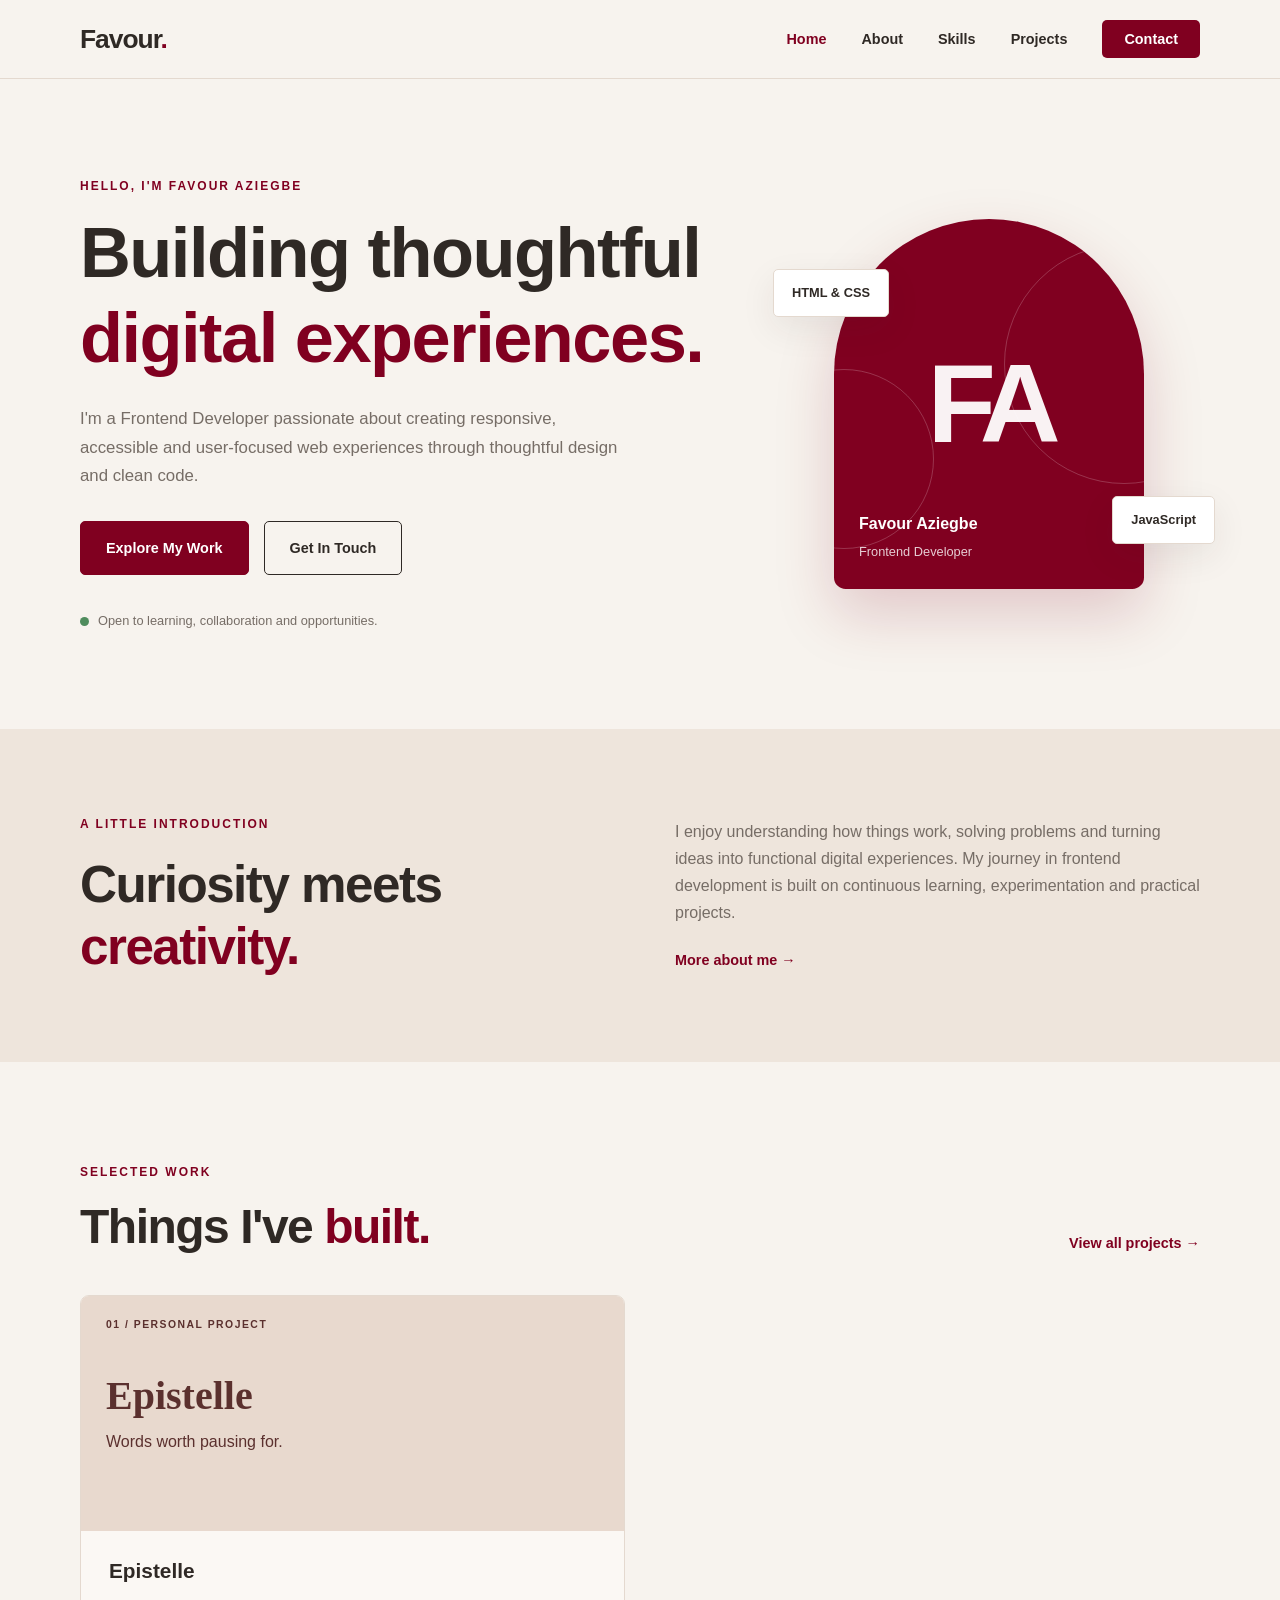
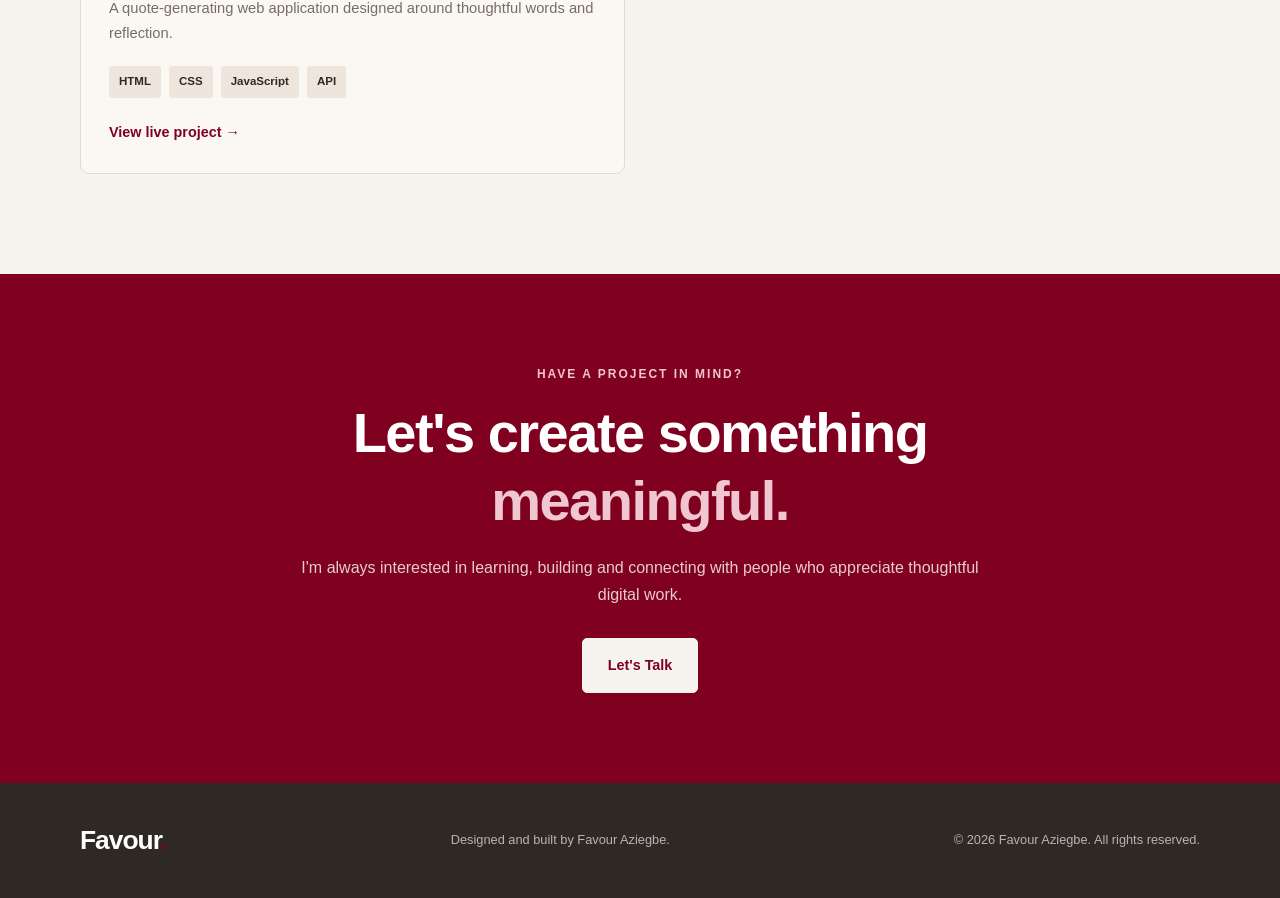
<file: index.html>
<!DOCTYPE html>
<html lang="en">
<head>
    <meta charset="UTF-8">
    <meta name="viewport" content="width=device-width, initial-scale=1.0">
    <meta name="description" content="Favour Aziegbe, Frontend Developer creating thoughtful, responsive and user-focused digital experiences.">
    <title>Favour Aziegbe | Frontend Developer</title>
    <link rel="stylesheet" href="style.css">
    <script src="script.js" defer></script>
</head>

<body>

    <header class="site-header">
        <nav class="navbar container" aria-label="Main navigation">
            <a href="index.html" class="logo">Favour<span>.</span></a>

            <button class="menu-toggle" aria-label="Open navigation menu"
                aria-expanded="false" aria-controls="nav-links">
                <span></span>
                <span></span>
                <span></span>
            </button>

            <ul class="nav-links" id="nav-links">
                <li><a href="index.html" aria-current="page">Home</a></li>
                <li><a href="about.html">About</a></li>
                <li><a href="skills.html">Skills</a></li>
                <li><a href="project.html">Projects</a></li>
                <li><a href="contact.html" class="nav-contact">Contact</a></li>
            </ul>
        </nav>
    </header>

    <main>

        <section class="hero container">
            <div class="hero-content reveal">
                <p class="eyebrow">HELLO, I'M FAVOUR AZIEGBE</p>

                <h1>
                    Building thoughtful
                    <span>digital experiences.</span>
                </h1>

                <p class="hero-description">
                    I'm a Frontend Developer passionate about creating
                    responsive, accessible and user-focused web experiences
                    through thoughtful design and clean code.
                </p>

                <div class="hero-buttons">
                    <a href="project.html" class="btn btn-primary">
                        Explore My Work
                    </a>

                    <a href="contact.html" class="btn btn-secondary">
                        Get In Touch
                    </a>
                </div>

                <div class="hero-note">
                    <span class="status-dot"></span>
                    Open to learning, collaboration and opportunities.
                </div>
            </div>

            <div class="hero-visual reveal">
                <div class="hero-card">
                    <div class="initials">FA</div>
                    <div class="hero-card-bottom">
                        <p>Favour Aziegbe</p>
                        <span>Frontend Developer</span>
                    </div>
                    <div class="decorative-circle circle-one"></div>
                    <div class="decorative-circle circle-two"></div>
                </div>
                <div class="floating-tag tag-one">HTML & CSS</div>
                <div class="floating-tag tag-two">JavaScript</div>
            </div>
        </section>

        <section class="intro-section">
            <div class="container intro-grid reveal">
                <div>
                    <p class="eyebrow">A LITTLE INTRODUCTION</p>
                    <h2>Curiosity meets <span>creativity.</span></h2>
                </div>

                <div>
                    <p>
                        I enjoy understanding how things work, solving problems
                        and turning ideas into functional digital experiences.
                        My journey in frontend development is built on
                        continuous learning, experimentation and practical
                        projects.
                    </p>

                    <a href="about.html" class="text-link">
                        More about me <span>→</span>
                    </a>
                </div>
            </div>
        </section>

        <section class="featured-section section-padding">
            <div class="container">
                <div class="section-heading reveal">
                    <div>
                        <p class="eyebrow">SELECTED WORK</p>
                        <h2>Things I've <span>built.</span></h2>
                    </div>

                    <a href="project.html" class="text-link">
                        View all projects →
                    </a>
                </div>

                <div class="project-grid">

                    <article class="project-card reveal">
                        <div class="project-preview preview-epistelle">
                            <span class="preview-label">01 / PERSONAL PROJECT</span>
                            <h3>Epistelle</h3>
                            <p>Words worth pausing for.</p>
                        </div>

                        <div class="project-info">
                            <div>
                                <h3>Epistelle</h3>
                                <p>
                                    A quote-generating web application designed
                                    around thoughtful words and reflection.
                                </p>
                            </div>

                            <div class="project-tags">
                                <span>HTML</span>
                                <span>CSS</span>
                                <span>JavaScript</span>
                                <span>API</span>
                            </div>

                            <a href="https://epistelle.netlify.app/"
                                target="_blank" rel="noopener noreferrer"
                                class="text-link">
                                View live project →
                            </a>
                        </div>
                    </article>

                   
                             

               
            </div>
        </section>

        <section class="cta-section">
            <div class="container cta-content reveal">
                <p class="eyebrow">HAVE A PROJECT IN MIND?</p>
                <h2>Let's create something <span>meaningful.</span></h2>
                <p>
                    I'm always interested in learning, building and connecting
                    with people who appreciate thoughtful digital work.
                </p>
                <a href="contact.html" class="btn btn-light">
                    Let's Talk
                </a>
            </div>
        </section>

    </main>

    <footer class="site-footer">
        <div class="container footer-content">
            <a href="index.html" class="logo">Favour<span>.</span></a>
            <p>Designed and built by Favour Aziegbe.</p>
            <p class="copyright">
                © <span class="current-year">2026</span> Favour Aziegbe.
                All rights reserved.
            </p>
        </div>
    </footer>

</body>
</html>
</file>
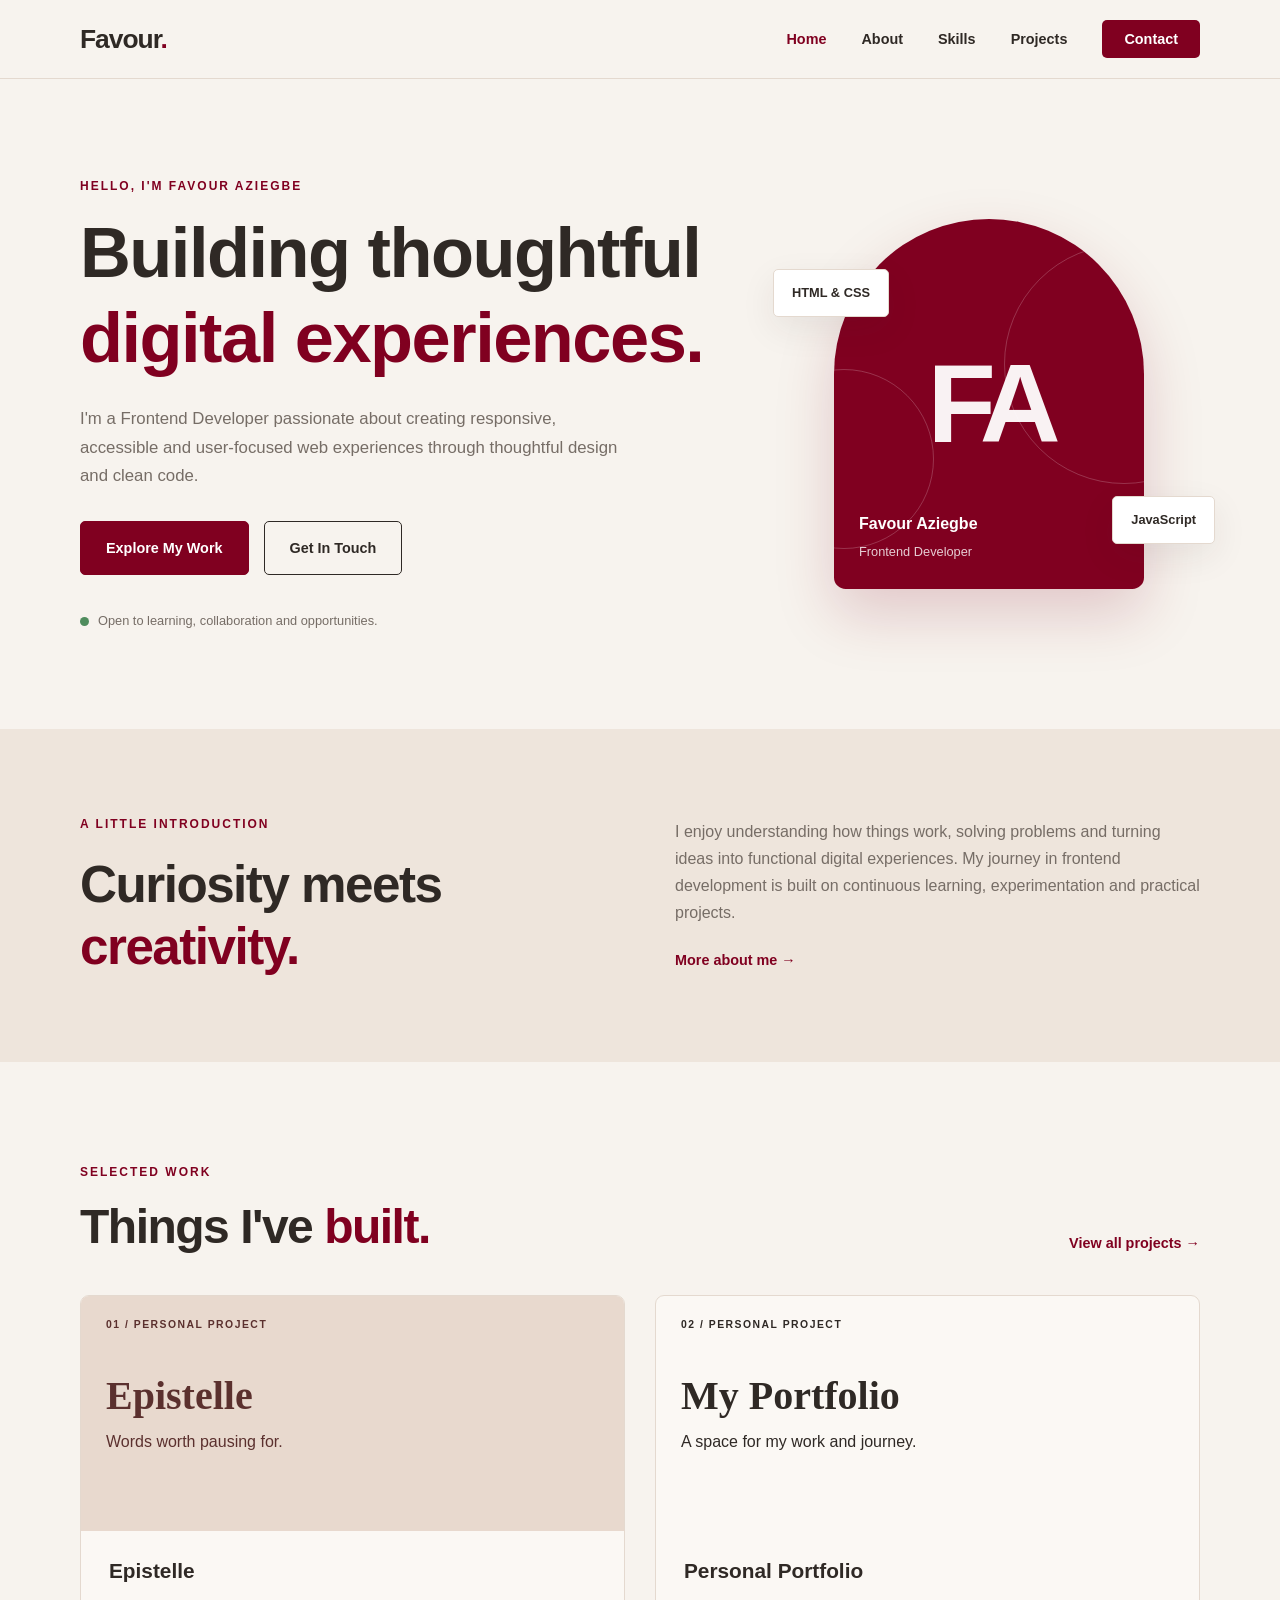
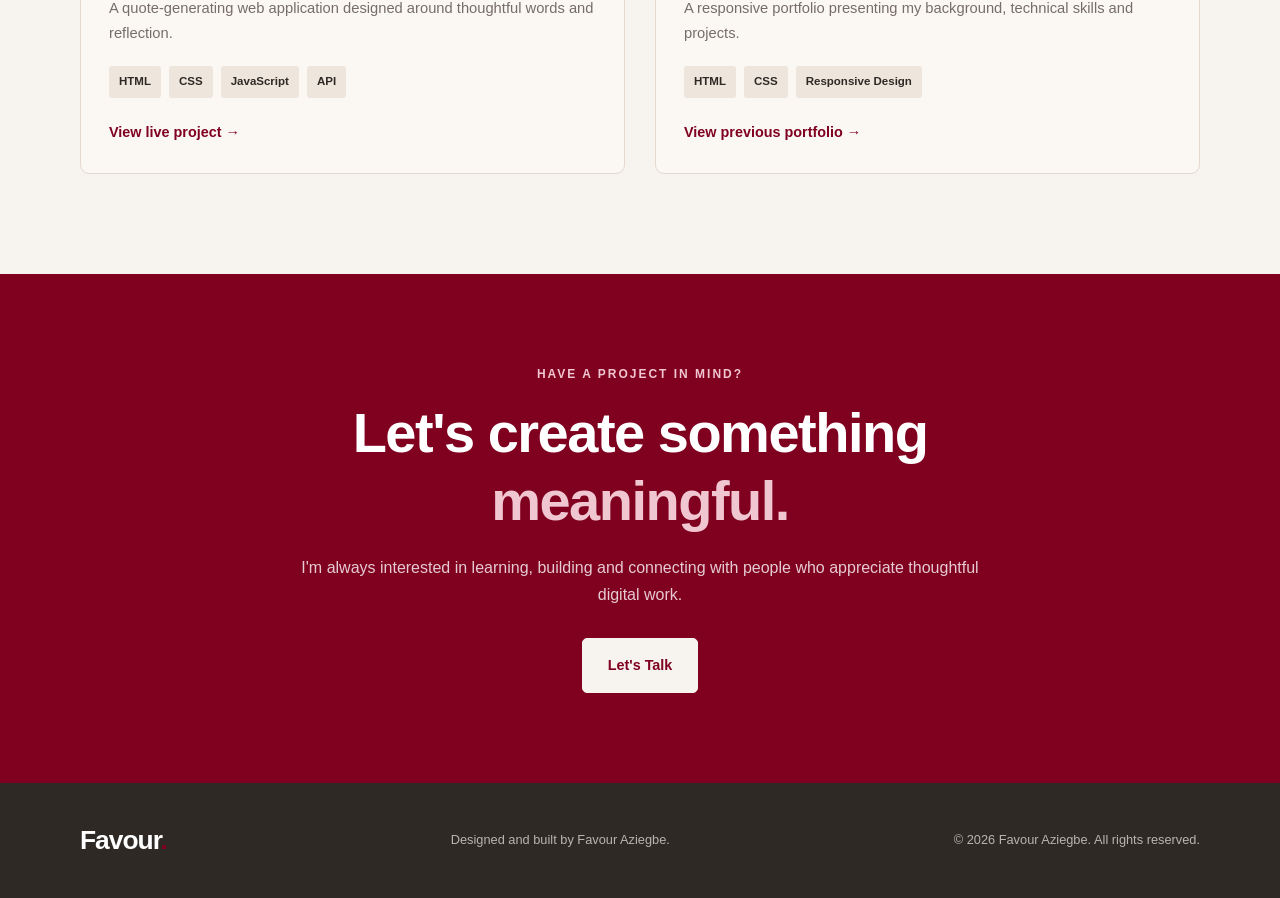
<file: Index.html>
<!DOCTYPE html>
<html lang="en">
<head>
    <meta charset="UTF-8">
    <meta name="viewport" content="width=device-width, initial-scale=1.0">
    <meta name="description" content="Favour Aziegbe, Frontend Developer creating thoughtful, responsive and user-focused digital experiences.">
    <title>Favour Aziegbe | Frontend Developer</title>
    <link rel="stylesheet" href="style.css">
    <script src="script.js" defer></script>
</head>

<body>

    <header class="site-header">
        <nav class="navbar container" aria-label="Main navigation">
            <a href="index.html" class="logo">Favour<span>.</span></a>

            <button class="menu-toggle" aria-label="Open navigation menu"
                aria-expanded="false" aria-controls="nav-links">
                <span></span>
                <span></span>
                <span></span>
            </button>

            <ul class="nav-links" id="nav-links">
                <li><a href="index.html" aria-current="page">Home</a></li>
                <li><a href="about.html">About</a></li>
                <li><a href="skills.html">Skills</a></li>
                <li><a href="project.html">Projects</a></li>
                <li><a href="contact.html" class="nav-contact">Contact</a></li>
            </ul>
        </nav>
    </header>

    <main>

        <section class="hero container">
            <div class="hero-content reveal">
                <p class="eyebrow">HELLO, I'M FAVOUR AZIEGBE</p>

                <h1>
                    Building thoughtful
                    <span>digital experiences.</span>
                </h1>

                <p class="hero-description">
                    I'm a Frontend Developer passionate about creating
                    responsive, accessible and user-focused web experiences
                    through thoughtful design and clean code.
                </p>

                <div class="hero-buttons">
                    <a href="project.html" class="btn btn-primary">
                        Explore My Work
                    </a>

                    <a href="contact.html" class="btn btn-secondary">
                        Get In Touch
                    </a>
                </div>

                <div class="hero-note">
                    <span class="status-dot"></span>
                    Open to learning, collaboration and opportunities.
                </div>
            </div>

            <div class="hero-visual reveal">
                <div class="hero-card">
                    <div class="initials">FA</div>
                    <div class="hero-card-bottom">
                        <p>Favour Aziegbe</p>
                        <span>Frontend Developer</span>
                    </div>
                    <div class="decorative-circle circle-one"></div>
                    <div class="decorative-circle circle-two"></div>
                </div>
                <div class="floating-tag tag-one">HTML & CSS</div>
                <div class="floating-tag tag-two">JavaScript</div>
            </div>
        </section>

        <section class="intro-section">
            <div class="container intro-grid reveal">
                <div>
                    <p class="eyebrow">A LITTLE INTRODUCTION</p>
                    <h2>Curiosity meets <span>creativity.</span></h2>
                </div>

                <div>
                    <p>
                        I enjoy understanding how things work, solving problems
                        and turning ideas into functional digital experiences.
                        My journey in frontend development is built on
                        continuous learning, experimentation and practical
                        projects.
                    </p>

                    <a href="about.html" class="text-link">
                        More about me <span>→</span>
                    </a>
                </div>
            </div>
        </section>

        <section class="featured-section section-padding">
            <div class="container">
                <div class="section-heading reveal">
                    <div>
                        <p class="eyebrow">SELECTED WORK</p>
                        <h2>Things I've <span>built.</span></h2>
                    </div>

                    <a href="projects.html" class="text-link">
                        View all projects →
                    </a>
                </div>

                <div class="project-grid">

                    <article class="project-card reveal">
                        <div class="project-preview preview-epistelle">
                            <span class="preview-label">01 / PERSONAL PROJECT</span>
                            <h3>Epistelle</h3>
                            <p>Words worth pausing for.</p>
                        </div>

                        <div class="project-info">
                            <div>
                                <h3>Epistelle</h3>
                                <p>
                                    A quote-generating web application designed
                                    around thoughtful words and reflection.
                                </p>
                            </div>

                            <div class="project-tags">
                                <span>HTML</span>
                                <span>CSS</span>
                                <span>JavaScript</span>
                                <span>API</span>
                            </div>

                            <a href="https://epistelle.netlify.app/"
                                target="_blank" rel="noopener noreferrer"
                                class="text-link">
                                View live project →
                            </a>
                        </div>
                    </article>

                    <article class="project-card reveal">
                        <div class="project-preview preview-portfolio">
                            <span class="preview-label">02 / PERSONAL PROJECT</span>
                            <h3>My Portfolio</h3>
                            <p>A space for my work and journey.</p>
                        </div>

                        <div class="project-info">
                            <div>
                                <h3>Personal Portfolio</h3>
                                <p>
                                    A responsive portfolio presenting my
                                    background, technical skills and projects.
                                </p>
                            </div>

                            <div class="project-tags">
                                <span>HTML</span>
                                <span>CSS</span>
                                <span>Responsive Design</span>
                            </div>

                            <a href="https://favour-portfolio3cd43d.netlify.app/"
                                target="_blank" rel="noopener noreferrer"
                                class="text-link">
                                View previous portfolio →
                            </a>
                        </div>
                    </article>

                </div>
            </div>
        </section>

        <section class="cta-section">
            <div class="container cta-content reveal">
                <p class="eyebrow">HAVE A PROJECT IN MIND?</p>
                <h2>Let's create something <span>meaningful.</span></h2>
                <p>
                    I'm always interested in learning, building and connecting
                    with people who appreciate thoughtful digital work.
                </p>
                <a href="contact.html" class="btn btn-light">
                    Let's Talk
                </a>
            </div>
        </section>

    </main>

    <footer class="site-footer">
        <div class="container footer-content">
            <a href="index.html" class="logo">Favour<span>.</span></a>
            <p>Designed and built by Favour Aziegbe.</p>
            <p class="copyright">
                © <span class="current-year">2026</span> Favour Aziegbe.
                All rights reserved.
            </p>
        </div>
    </footer>

</body>
</html>
</file>
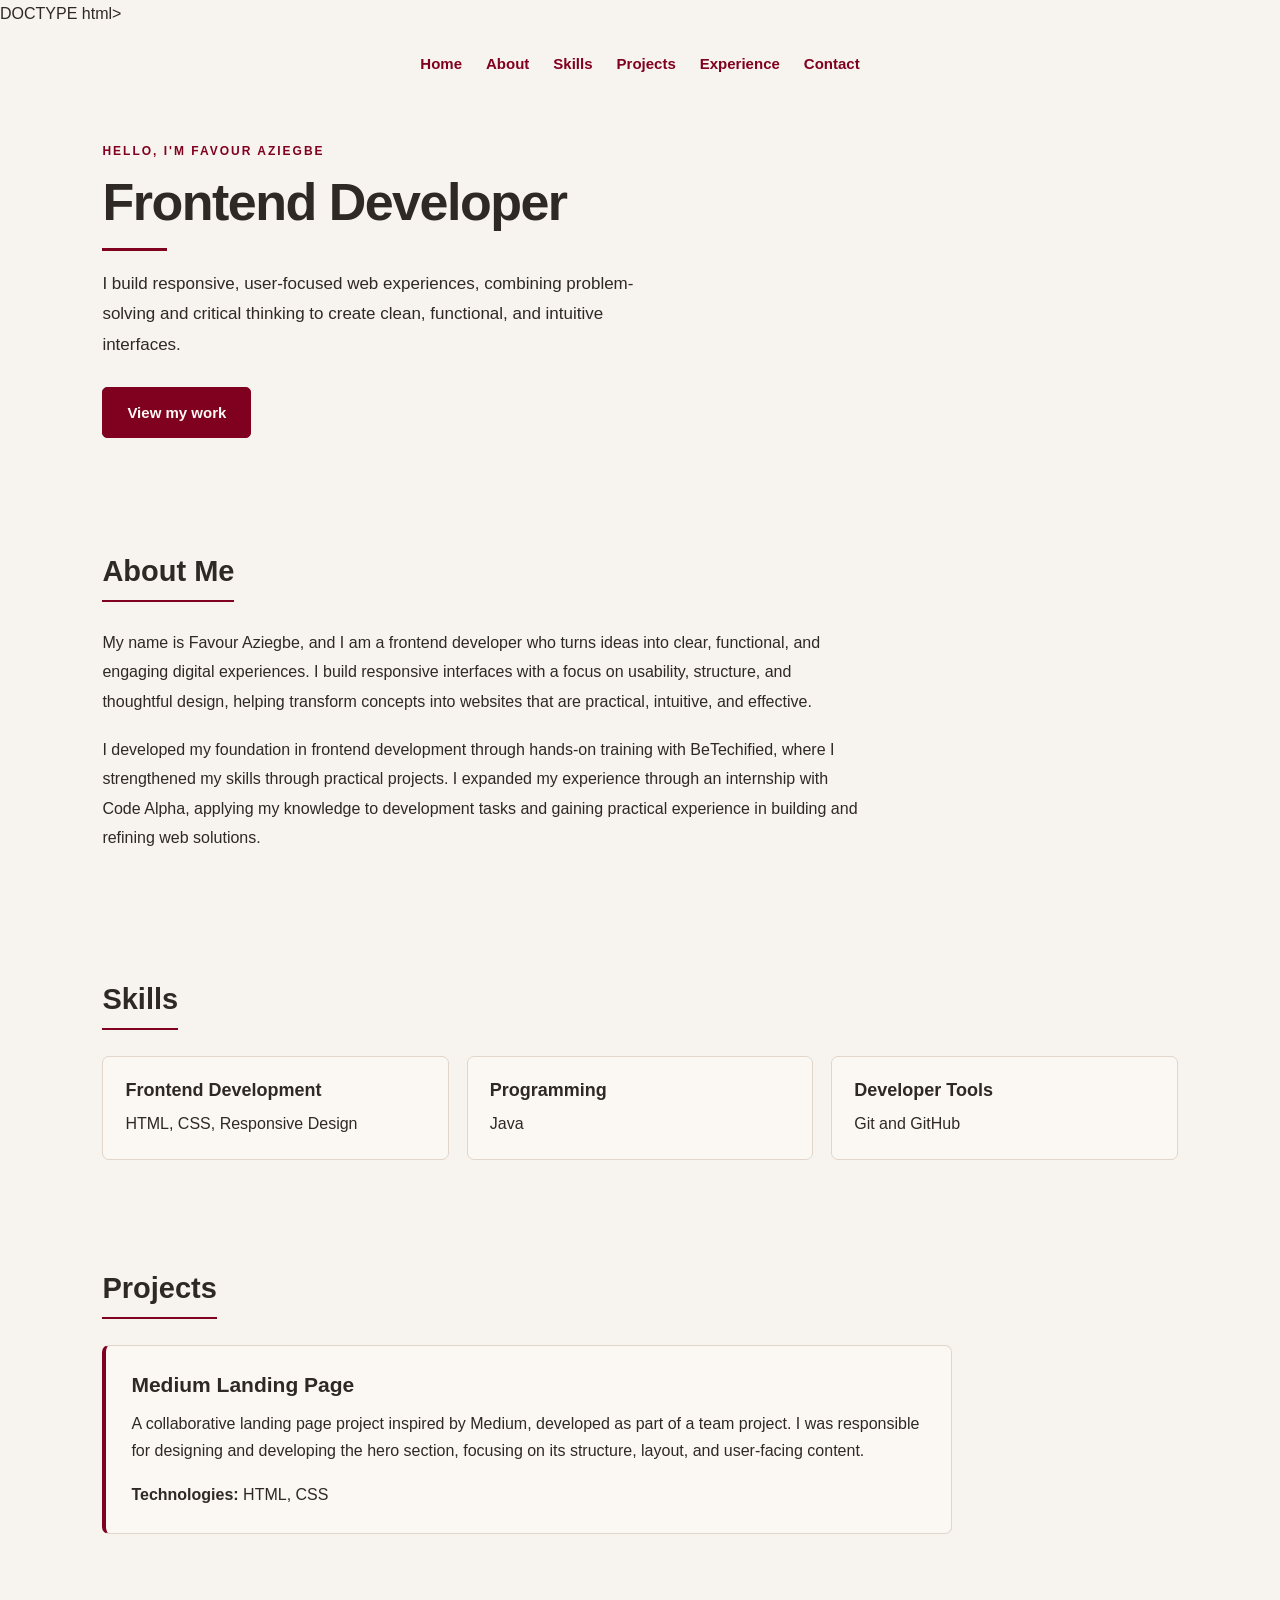
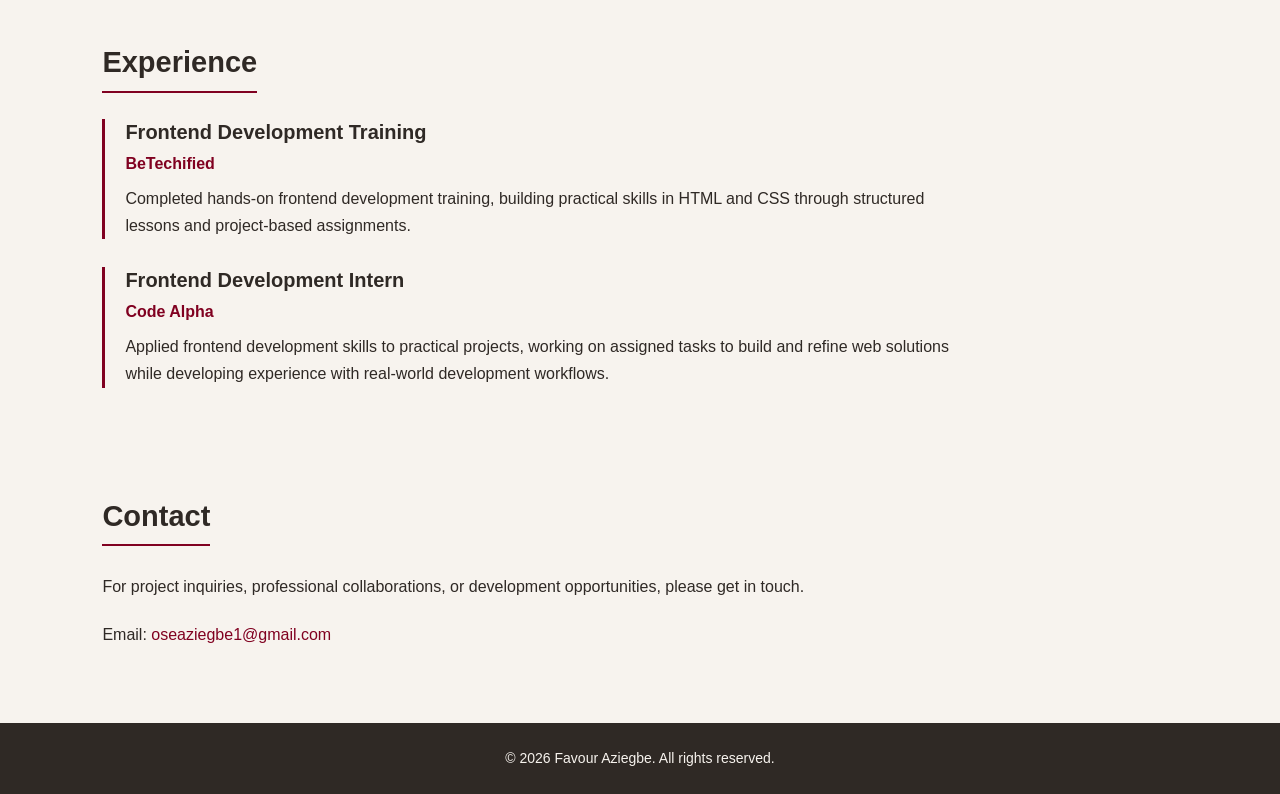
<file: Backup portfolio/Index.html>
DOCTYPE html>
<html lang="en">
<head>
  <meta charset="utf-8">
  <meta name="viewport" content="width=device-width, initial-scale=1.0">
  <meta name="description" content="Portfolio of Favour Aziegbe, Frontend Developer.">
  <title>Favour Aziegbe | Frontend Developer</title>
  <link rel="stylesheet" href="Style.css">
</head>
<body>
  <nav aria-label="Main navigation">
    <a href="#home">Home</a><a href="#about">About</a><a href="#skills">Skills</a>
    <a href="#projects">Projects</a><a href="#experience">Experience</a><a href="#contact">Contact</a>
  </nav>
  <main>
    <section id="home">
      <div class="home-content">
        <p class="eyebrow">HELLO, I'M FAVOUR AZIEGBE</p>
        <h1>Frontend Developer</h1>
        <p class="hero-description">I build responsive, user-focused web experiences, combining problem-solving and critical thinking to create clean, functional, and intuitive interfaces.</p>
        <a href="#projects" class="btn">View my work</a>
      </div>
    </section>
    <section id="about">
      <h2>About Me</h2>
      <p>My name is Favour Aziegbe, and I am a frontend developer who turns ideas into clear, functional, and engaging digital experiences. I build responsive interfaces with a focus on usability, structure, and thoughtful design, helping transform concepts into websites that are practical, intuitive, and effective.</p>
      <p>I developed my foundation in frontend development through hands-on training with BeTechified, where I strengthened my skills through practical projects. I expanded my experience through an internship with Code Alpha, applying my knowledge to development tasks and gaining practical experience in building and refining web solutions.</p>
    </section>
    <section id="skills">
      <h2>Skills</h2>
      <div class="skills-grid">
        <article class="skill-card"><h3>Frontend Development</h3><p>HTML, CSS, Responsive Design</p></article>
        <article class="skill-card"><h3>Programming</h3><p>Java</p></article>
        <article class="skill-card"><h3>Developer Tools</h3><p>Git and GitHub</p></article>
      </div>
    </section>
    <section id="projects">
      <h2>Projects</h2>
      <article class="project-card">
        <h3>Medium Landing Page</h3>
        <p>A collaborative landing page project inspired by Medium, developed as part of a team project. I was responsible for designing and developing the hero section, focusing on its structure, layout, and user-facing content.</p>
        <p><strong>Technologies:</strong> HTML, CSS</p>
      </article>
    </section>
    <section id="experience">
      <h2>Experience</h2>
      <article class="experience-item">
        <h3>Frontend Development Training</h3><p class="experience-place"><strong>BeTechified</strong></p>
        <p>Completed hands-on frontend development training, building practical skills in HTML and CSS through structured lessons and project-based assignments.</p>
      </article>
      <article class="experience-item">
        <h3>Frontend Development Intern</h3><p class="experience-place"><strong>Code Alpha</strong></p>
        <p>Applied frontend development skills to practical projects, working on assigned tasks to build and refine web solutions while developing experience with real-world development workflows.</p>
      </article>
    </section>
    <section id="contact">
      <h2>Contact</h2>
      <p>For project inquiries, professional collaborations, or development opportunities, please get in touch.</p>
      <p>Email: <a href="mailto:oseaziegbe1@gmail.com">oseaziegbe1@gmail.com</a></p>
    </section>
  </main>
  <footer><p>&copy; 2026 Favour Aziegbe. All rights reserved.</p></footer>
</body>
</html>
</file>
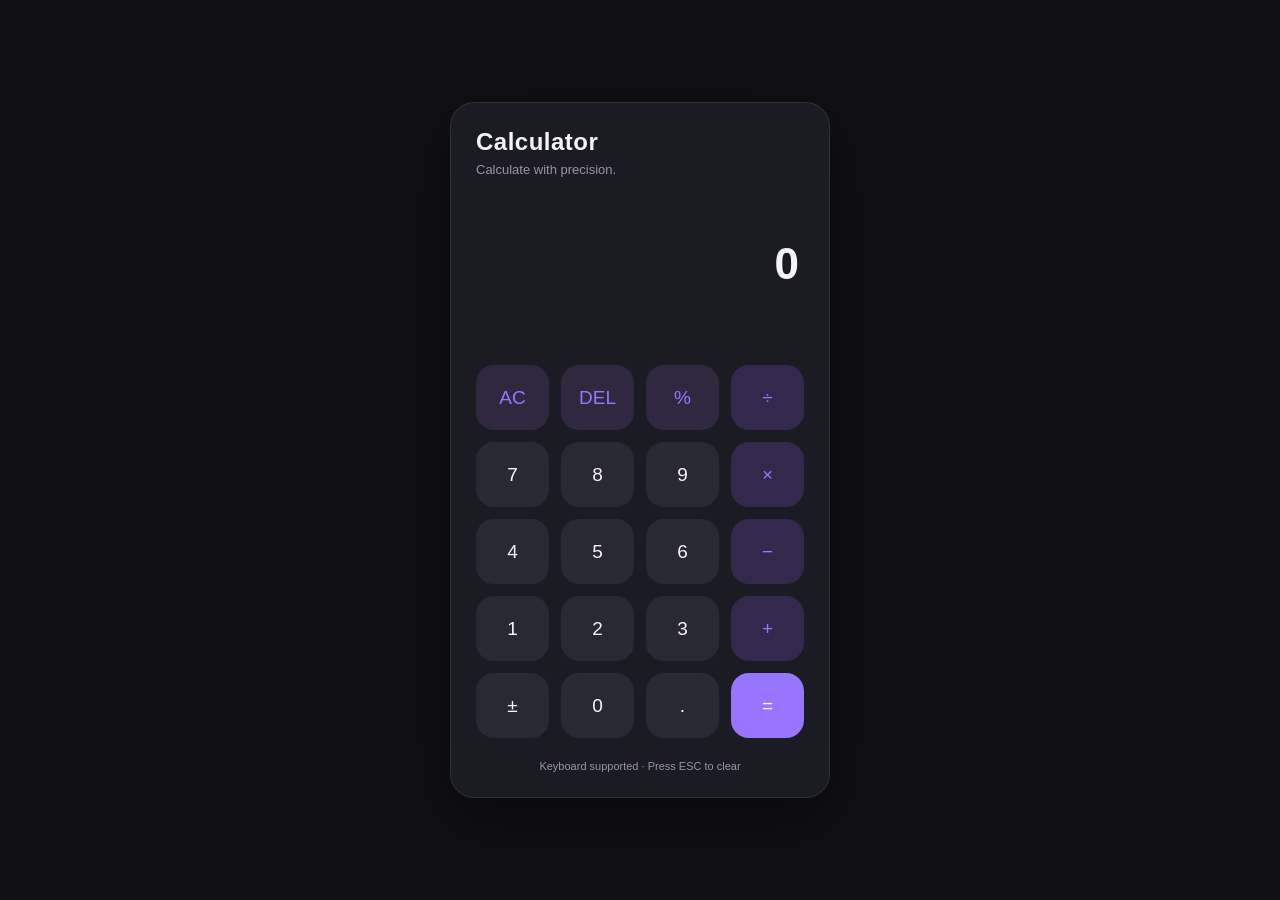
<file: calculator/index.html>
<!DOCTYPE html>
<html lang="en">
<head>
    <meta charset="UTF-8">
    <meta name="viewport" content="width=device-width, initial-scale=1.0">
    <meta name="description" content="A modern, responsive calculator built by Favour Aziegbe.">
    <meta name="theme-color" content="#101014">

    <title>Calculator | Favour Aziegbe</title>

    <link rel="stylesheet" href="style.css">
    <script src="script.js" defer></script>
</head>

<body>

    <main class="calculator">

        <!-- HEADER -->
        <header class="calculator-header">
            <h1>Calculator</h1>
            <p>Calculate with precision.</p>
        </header>

        <!-- DISPLAY -->
        <section class="display" aria-label="Calculator display">

            <div
                class="previous-operand"
                id="previous-operand"
                aria-live="polite">
            </div>

            <div
                class="current-operand"
                id="current-operand"
                aria-live="assertive">
                0
            </div>

            <div
                class="live-preview"
                id="live-preview"
                aria-live="polite">
            </div>

        </section>

        <!-- CALCULATOR BUTTONS -->
        <section class="buttons" aria-label="Calculator buttons">

            <button type="button" class="utility" data-action="clear">AC</button>
            <button type="button" class="utility" data-action="delete">DEL</button>
            <button type="button" class="utility" data-action="percent">%</button>
            <button type="button" class="operator" data-operator="/">÷</button>

            <button type="button" data-number="7">7</button>
            <button type="button" data-number="8">8</button>
            <button type="button" data-number="9">9</button>
            <button type="button" class="operator" data-operator="*">×</button>

            <button type="button" data-number="4">4</button>
            <button type="button" data-number="5">5</button>
            <button type="button" data-number="6">6</button>
            <button type="button" class="operator" data-operator="-">−</button>

            <button type="button" data-number="1">1</button>
            <button type="button" data-number="2">2</button>
            <button type="button" data-number="3">3</button>
            <button type="button" class="operator" data-operator="+">+</button>

            <button type="button" data-action="sign">±</button>
            <button type="button" data-number="0">0</button>
            <button type="button" data-action="decimal">.</button>
            <button type="button" class="equals" data-action="calculate">=</button>

        </section>

        <!-- KEYBOARD INSTRUCTIONS -->
        <footer class="calculator-footer">
            <p>Keyboard supported · Press ESC to clear</p>
        </footer>

    </main>

</body>
</html>
</file>
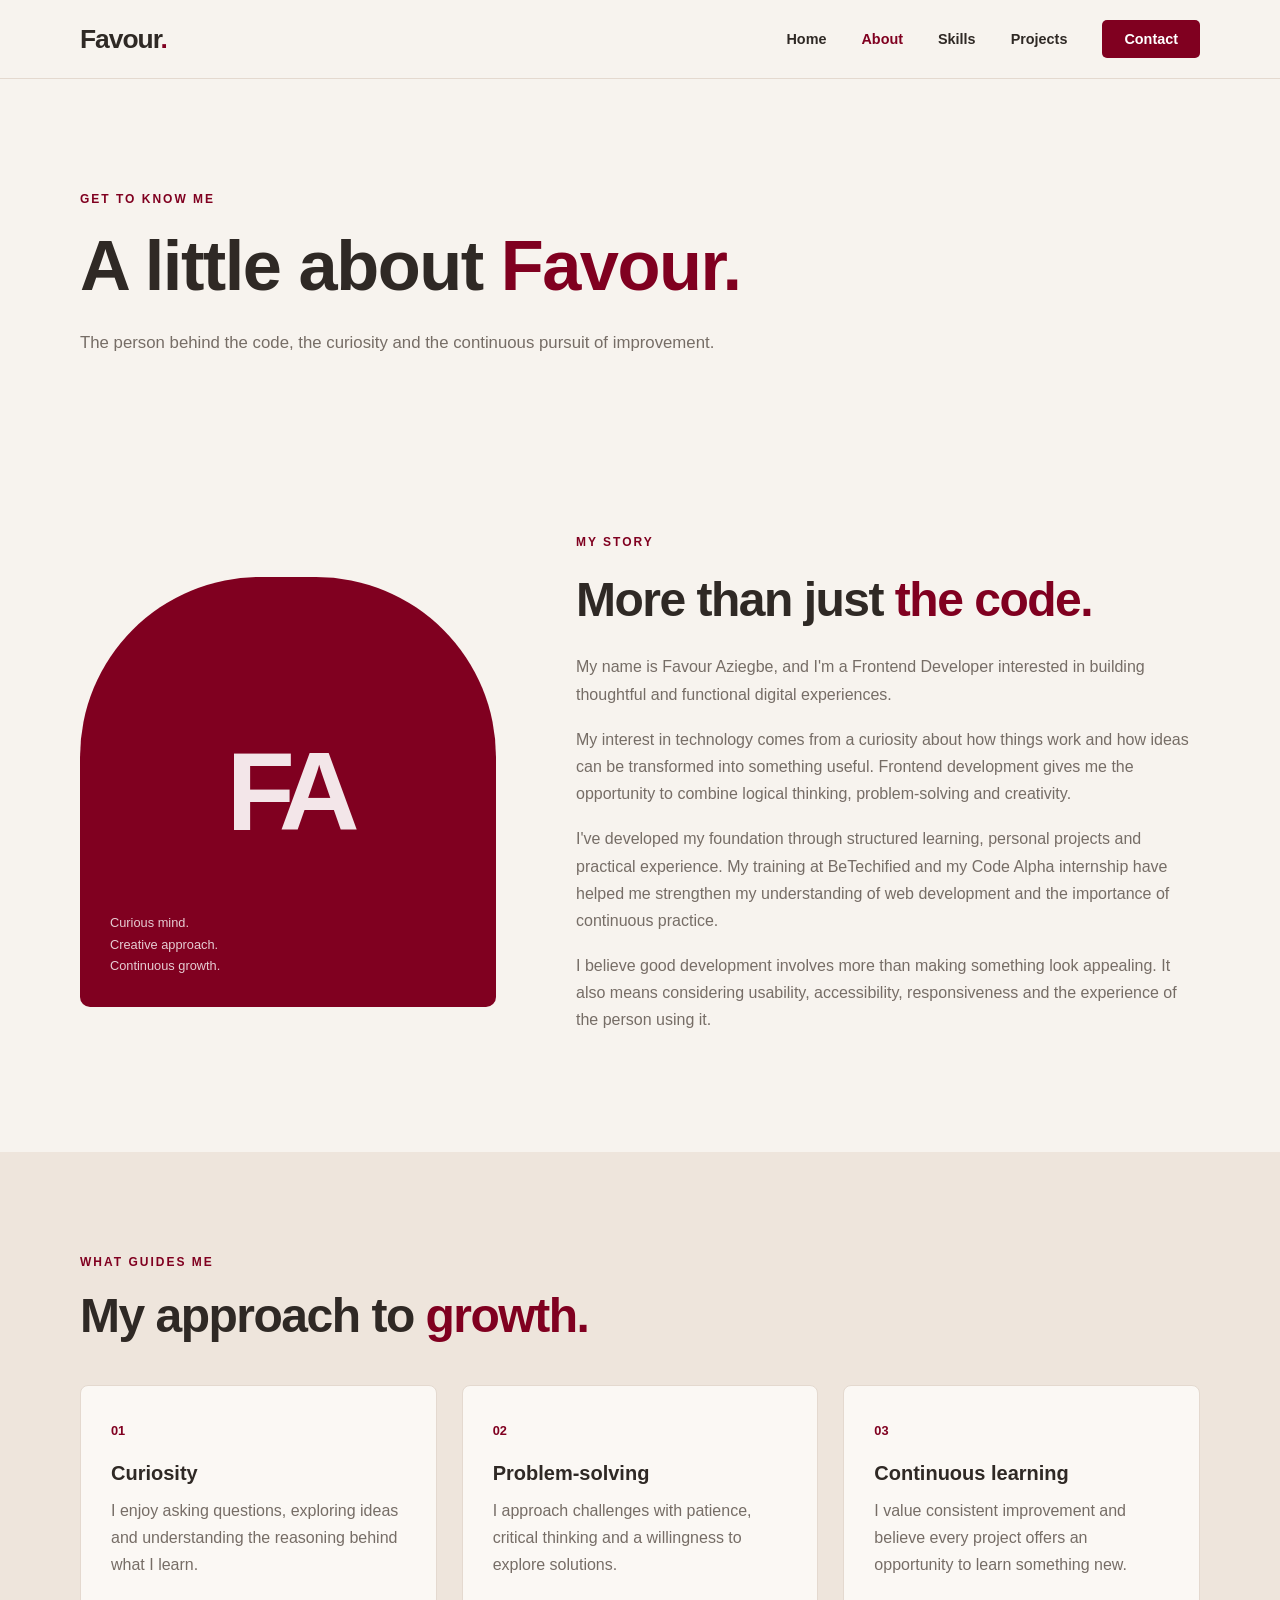
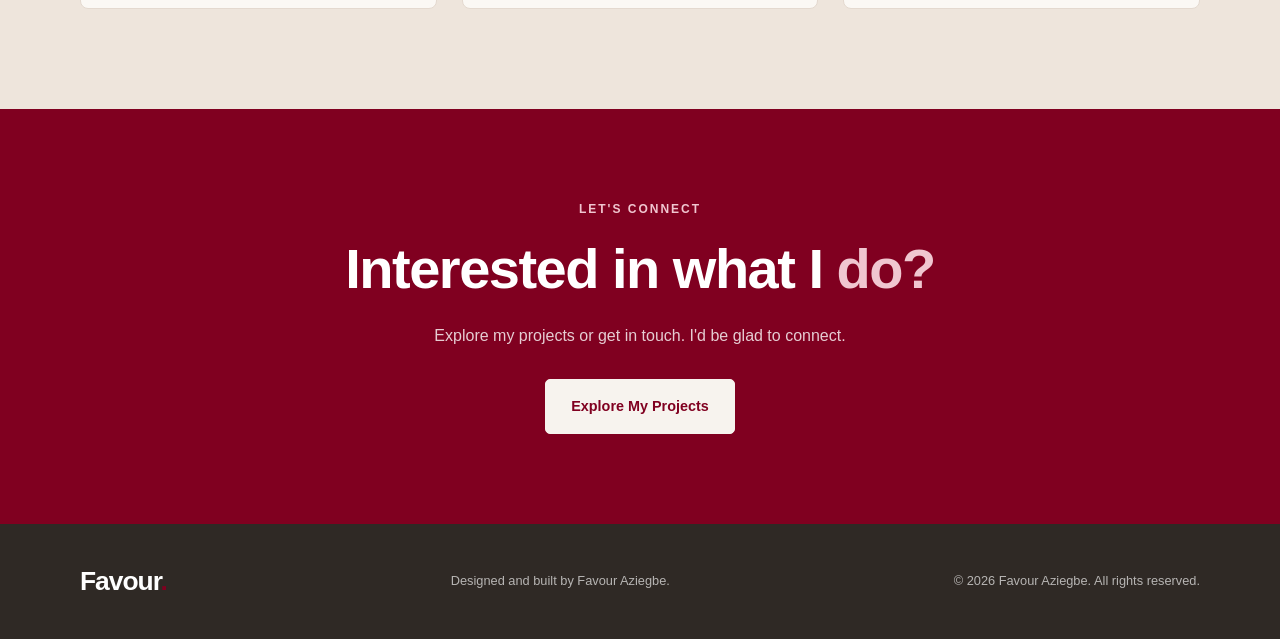
<file: about.html>
<!DOCTYPE html>
<html lang="en">
<head>
    <meta charset="UTF-8">
    <meta name="viewport" content="width=device-width, initial-scale=1.0">
    <meta name="description" content="Learn more about Favour Aziegbe, her background, interests and journey in frontend development.">
    <title>About | Favour Aziegbe</title>
    <link rel="stylesheet" href="style.css">
    <script src="script.js" defer></script>
</head>

<body>

    <header class="site-header">
        <nav class="navbar container" aria-label="Main navigation">
            <a href="index.html" class="logo">Favour<span>.</span></a>

            <button class="menu-toggle" aria-label="Open navigation menu"
                aria-expanded="false" aria-controls="nav-links">
                <span></span>
                <span></span>
                <span></span>
            </button>

            <ul class="nav-links" id="nav-links">
                <li><a href="index.html">Home</a></li>
                <li><a href="about.html" aria-current="page">About</a></li>
                <li><a href="skills.html">Skills</a></li>
                <li><a href="projects.html">Projects</a></li>
                <li><a href="contact.html" class="nav-contact">Contact</a></li>
            </ul>
        </nav>
    </header>

    <main>

        <section class="page-hero container reveal">
            <p class="eyebrow">GET TO KNOW ME</p>
            <h1>A little about <span>Favour.</span></h1>
            <p>
                The person behind the code, the curiosity and the continuous
                pursuit of improvement.
            </p>
        </section>

        <section class="about-main section-padding">
            <div class="container about-grid">

                <div class="about-art reveal">
                    <div class="about-monogram">FA</div>
                    <div class="about-art-caption">
                        <span>Curious mind.</span>
                        <span>Creative approach.</span>
                        <span>Continuous growth.</span>
                    </div>
                </div>

                <div class="about-copy reveal">
                    <p class="eyebrow">MY STORY</p>
                    <h2>More than just <span>the code.</span></h2>

                    <p>
                        My name is Favour Aziegbe, and I'm a Frontend Developer
                        interested in building thoughtful and functional
                        digital experiences.
                    </p>

                    <p>
                        My interest in technology comes from a curiosity about
                        how things work and how ideas can be transformed into
                        something useful. Frontend development gives me the
                        opportunity to combine logical thinking,
                        problem-solving and creativity.
                    </p>

                    <p>
                        I've developed my foundation through structured
                        learning, personal projects and practical experience.
                        My training at BeTechified and my Code Alpha internship
                        have helped me strengthen my understanding of web
                        development and the importance of continuous practice.
                    </p>

                    <p>
                        I believe good development involves more than making
                        something look appealing. It also means considering
                        usability, accessibility, responsiveness and the
                        experience of the person using it.
                    </p>
                </div>

            </div>
        </section>

        <section class="values-section section-padding">
            <div class="container">
                <div class="section-heading reveal">
                    <div>
                        <p class="eyebrow">WHAT GUIDES ME</p>
                        <h2>My approach to <span>growth.</span></h2>
                    </div>
                </div>

                <div class="values-grid">

                    <article class="value-card reveal">
                        <span class="value-number">01</span>
                        <h3>Curiosity</h3>
                        <p>
                            I enjoy asking questions, exploring ideas and
                            understanding the reasoning behind what I learn.
                        </p>
                    </article>

                    <article class="value-card reveal">
                        <span class="value-number">02</span>
                        <h3>Problem-solving</h3>
                        <p>
                            I approach challenges with patience, critical
                            thinking and a willingness to explore solutions.
                        </p>
                    </article>

                    <article class="value-card reveal">
                        <span class="value-number">03</span>
                        <h3>Continuous learning</h3>
                        <p>
                            I value consistent improvement and believe every
                            project offers an opportunity to learn something
                            new.
                        </p>
                    </article>

                </div>
            </div>
        </section>

        <section class="cta-section">
            <div class="container cta-content reveal">
                <p class="eyebrow">LET'S CONNECT</p>
                <h2>Interested in what I <span>do?</span></h2>
                <p>
                    Explore my projects or get in touch. I'd be glad to connect.
                </p>
                <a href="projects.html" class="btn btn-light">
                    Explore My Projects
                </a>
            </div>
        </section>

    </main>

    <footer class="site-footer">
        <div class="container footer-content">
            <a href="index.html" class="logo">Favour<span>.</span></a>
            <p>Designed and built by Favour Aziegbe.</p>
            <p class="copyright">
                © <span class="current-year">2026</span> Favour Aziegbe.
                All rights reserved.
            </p>
        </div>
    </footer>

</body>
</html>
</file>
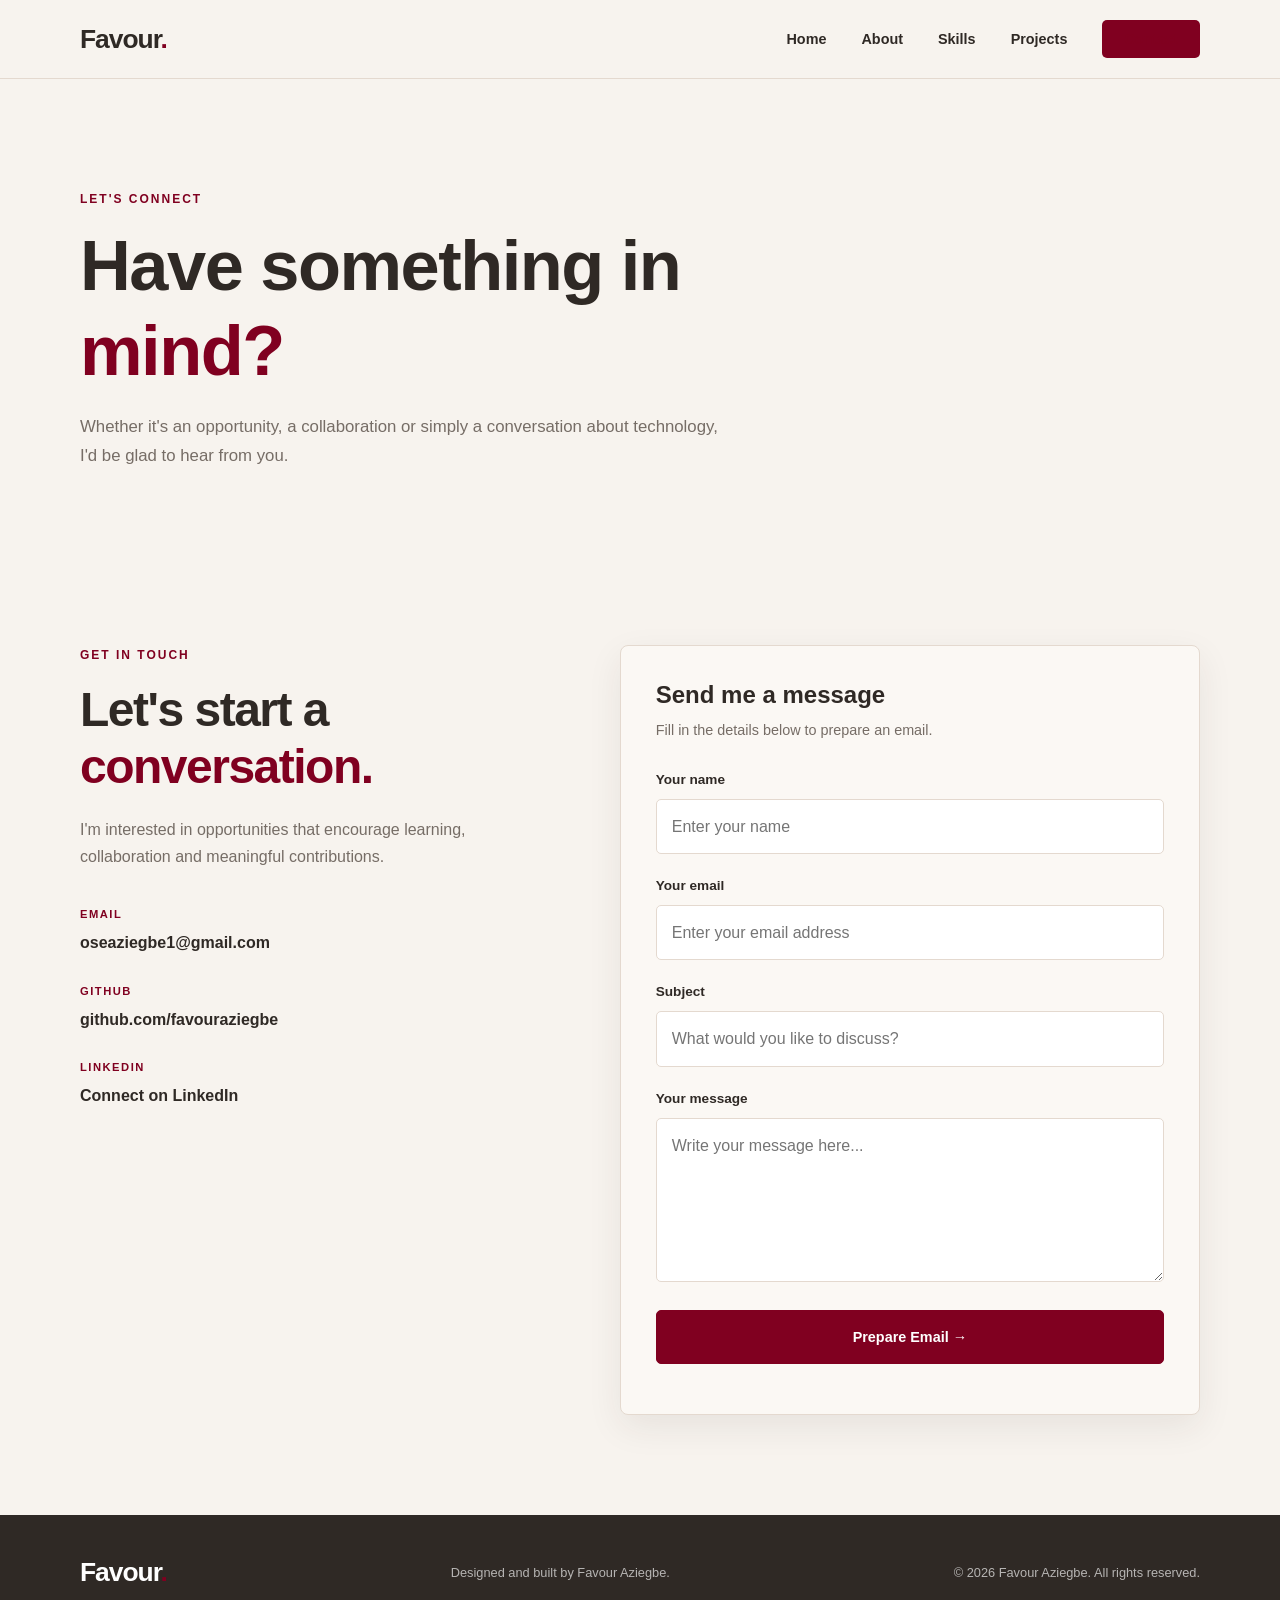
<file: contact.html>
<!DOCTYPE html>
<html lang="en">
<head>
    <meta charset="UTF-8">
    <meta name="viewport" content="width=device-width, initial-scale=1.0">
    <meta name="description" content="Contact Favour Aziegbe for frontend development opportunities, collaboration and professional enquiries.">
    <title>Contact | Favour Aziegbe</title>
    <link rel="stylesheet" href="style.css">
    <script src="script.js" defer></script>
</head>

<body>

    <header class="site-header">
        <nav class="navbar container" aria-label="Main navigation">
            <a href="index.html" class="logo">Favour<span>.</span></a>

            <button class="menu-toggle" aria-label="Open navigation menu"
                aria-expanded="false" aria-controls="nav-links">
                <span></span>
                <span></span>
                <span></span>
            </button>

            <ul class="nav-links" id="nav-links">
                <li><a href="index.html">Home</a></li>
                <li><a href="about.html">About</a></li>
                <li><a href="skills.html">Skills</a></li>
                <li><a href="projects.html">Projects</a></li>
                <li><a href="contact.html" class="nav-contact"
                    aria-current="page">Contact</a></li>
            </ul>
        </nav>
    </header>

    <main>

        <section class="page-hero container reveal">
            <p class="eyebrow">LET'S CONNECT</p>
            <h1>Have something in <span>mind?</span></h1>
            <p>
                Whether it's an opportunity, a collaboration or simply a
                conversation about technology, I'd be glad to hear from you.
            </p>
        </section>

        <section class="contact-section section-padding">
            <div class="container contact-grid">

                <div class="contact-details reveal">
                    <p class="eyebrow">GET IN TOUCH</p>
                    <h2>Let's start a <span>conversation.</span></h2>

                    <p>
                        I'm interested in opportunities that encourage learning,
                        collaboration and meaningful contributions.
                    </p>

                    <div class="contact-item">
                        <span class="contact-label">EMAIL</span>
                        <a href="mailto:oseaziegbe1@gmail.com">
                            oseaziegbe1@gmail.com
                        </a>
                    </div>

                    <div class="contact-item">
                        <span class="contact-label">GITHUB</span>
                        <a href="https://github.com/favouraziegbe"
                            target="_blank" rel="noopener noreferrer">
                            github.com/favouraziegbe
                        </a>
                    </div>

                    <div class="contact-item">
                        <span class="contact-label">LINKEDIN</span>
                        <a href="https://www.linkedin.com/"
                            target="_blank" rel="noopener noreferrer">
                            Connect on LinkedIn
                        </a>
                    </div>
                </div>

                <div class="contact-form-card reveal">
                    <h3>Send me a message</h3>
                    <p class="form-intro">
                        Fill in the details below to prepare an email.
                    </p>

                    <form id="contact-form">

                        <div class="form-group">
                            <label for="name">Your name</label>
                            <input type="text" id="name" name="name"
                                placeholder="Enter your name" required>
                        </div>

                        <div class="form-group">
                            <label for="email">Your email</label>
                            <input type="email" id="email" name="email"
                                placeholder="Enter your email address" required>
                        </div>

                        <div class="form-group">
                            <label for="subject">Subject</label>
                            <input type="text" id="subject" name="subject"
                                placeholder="What would you like to discuss?"
                                required>
                        </div>

                        <div class="form-group">
                            <label for="message">Your message</label>
                            <textarea id="message" name="message" rows="5"
                                placeholder="Write your message here..."
                                required></textarea>
                        </div>

                        <button type="submit" class="btn btn-primary form-button">
                            Prepare Email →
                        </button>

                        <p id="form-status" class="form-status"
                            aria-live="polite"></p>

                    </form>
                </div>

            </div>
        </section>

    </main>

    <footer class="site-footer">
        <div class="container footer-content">
            <a href="index.html" class="logo">Favour<span>.</span></a>
            <p>Designed and built by Favour Aziegbe.</p>
            <p class="copyright">
                © <span class="current-year">2026</span> Favour Aziegbe.
                All rights reserved.
            </p>
        </div>
    </footer>

</body>
</html>
</file>
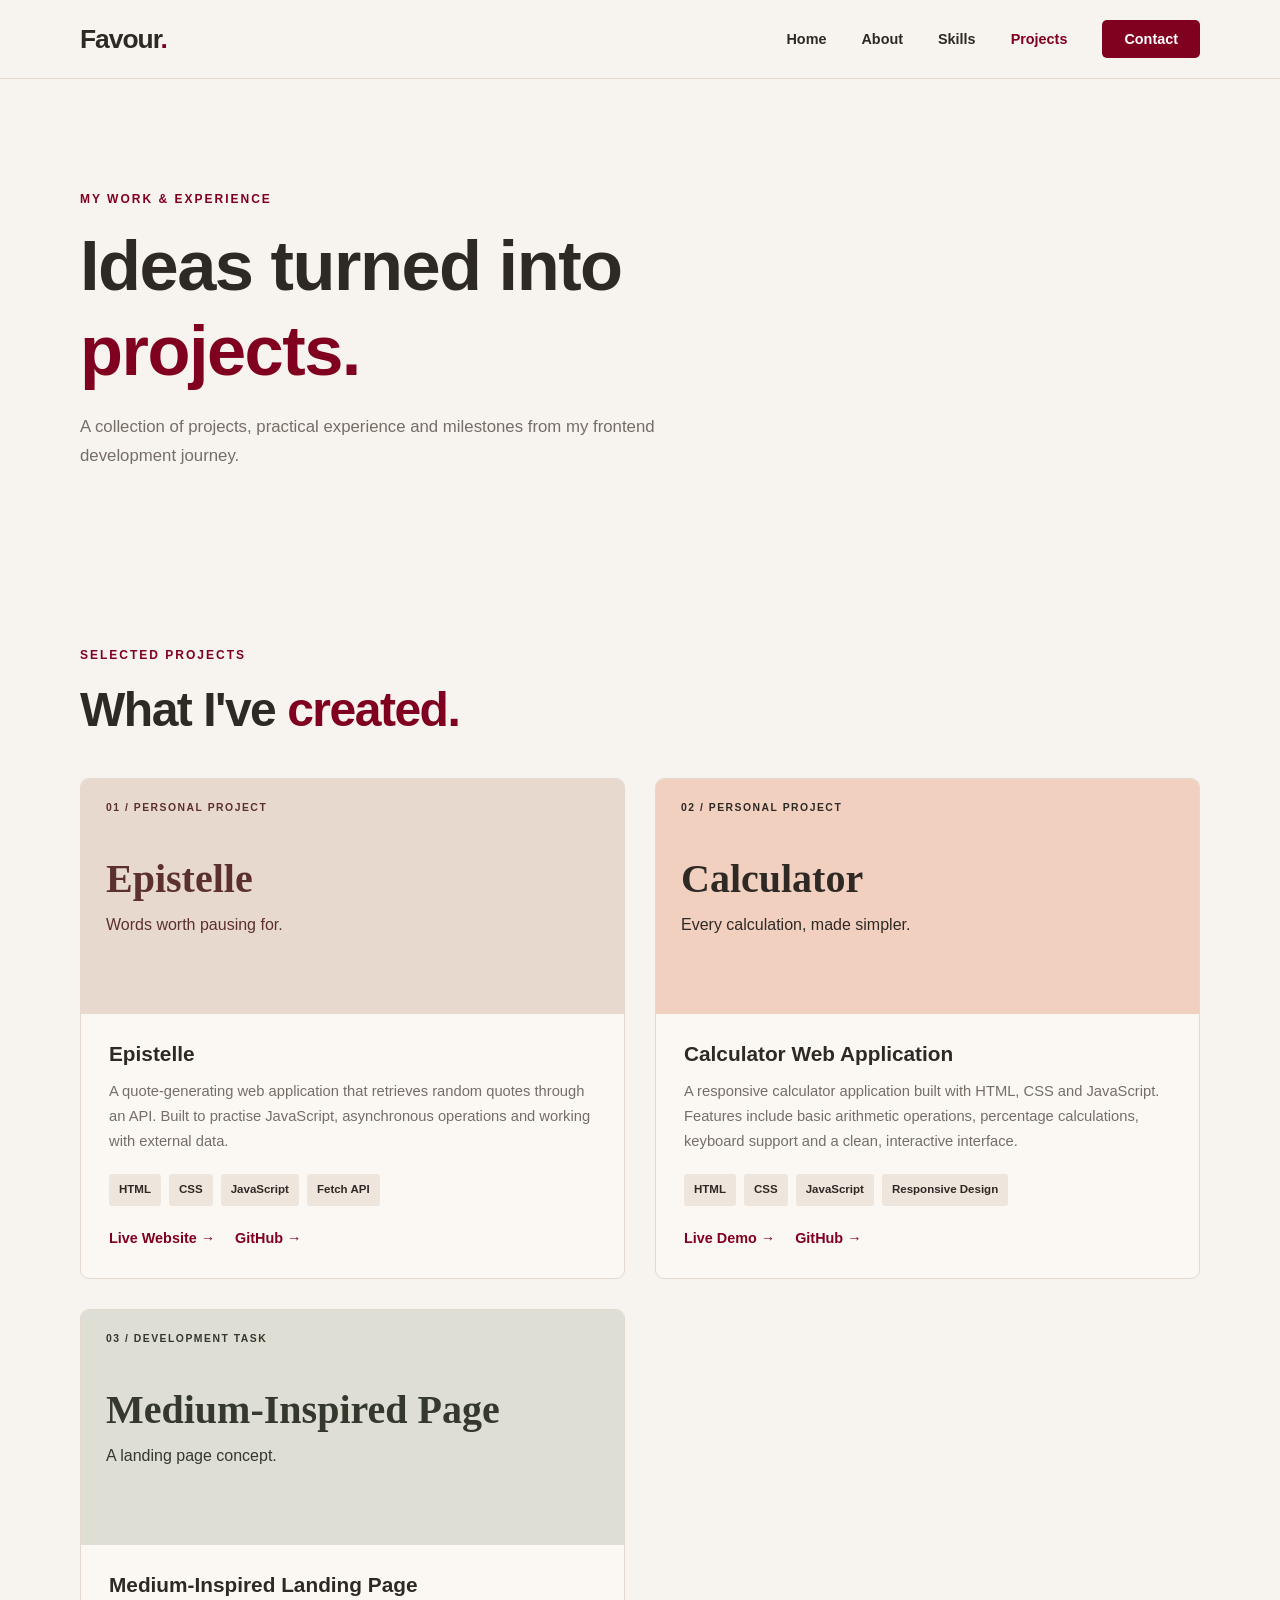
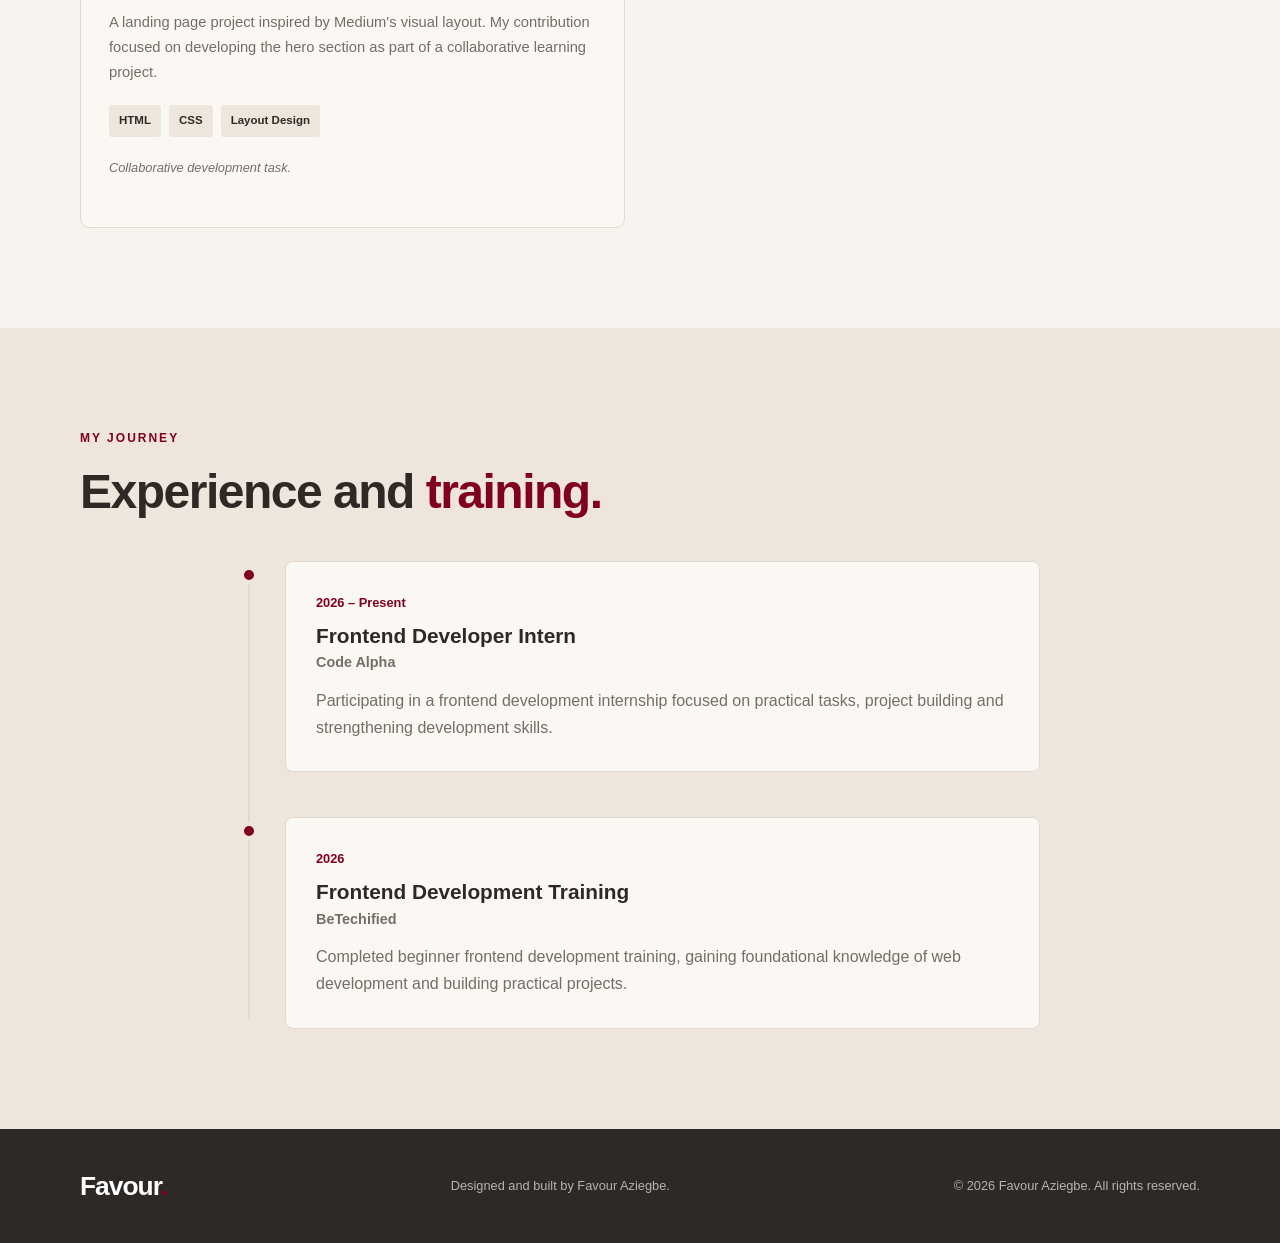
<file: project.html>
<!DOCTYPE html>
<html lang="en">
<head>
    <meta charset="UTF-8">
    <meta name="viewport" content="width=device-width, initial-scale=1.0">
    <meta name="description" content="View projects and experience from Favour Aziegbe, Frontend Developer.">
    <title>Projects & Experience | Favour Aziegbe</title>
    <link rel="stylesheet" href="style.css">
    <script src="script.js" defer></script>
</head>

<body>

    <header class="site-header">
        <nav class="navbar container" aria-label="Main navigation">
            <a href="index.html" class="logo">Favour<span>.</span></a>

            <button class="menu-toggle" aria-label="Open navigation menu"
                aria-expanded="false" aria-controls="nav-links">
                <span></span>
                <span></span>
                <span></span>
            </button>

            <ul class="nav-links" id="nav-links">
                <li><a href="index.html">Home</a></li>
                <li><a href="about.html">About</a></li>
                <li><a href="skills.html">Skills</a></li>
                <li><a href="projects.html" aria-current="page">Projects</a></li>
                <li><a href="contact.html" class="nav-contact">Contact</a></li>
            </ul>
        </nav>
    </header>

    <main>

        <section class="page-hero container reveal">
            <p class="eyebrow">MY WORK & EXPERIENCE</p>
            <h1>Ideas turned into <span>projects.</span></h1>
            <p>
                A collection of projects, practical experience and milestones
                from my frontend development journey.
            </p>
        </section>

        <section class="projects-section section-padding">
            <div class="container">

                <div class="section-heading reveal">
                    <div>
                        <p class="eyebrow">SELECTED PROJECTS</p>
                        <h2>What I've <span>created.</span></h2>
                    </div>
                </div>

                <div class="project-grid">

                    <article class="project-card reveal">
                        <div class="project-preview preview-epistelle">
                            <span class="preview-label">01 / PERSONAL PROJECT</span>
                            <h3>Epistelle</h3>
                            <p>Words worth pausing for.</p>
                        </div>

                        <div class="project-info">
                            <h3>Epistelle</h3>
                            <p>
                                A quote-generating web application that
                                retrieves random quotes through an API.
                                Built to practise JavaScript, asynchronous
                                operations and working with external data.
                            </p>

                            <div class="project-tags">
                                <span>HTML</span>
                                <span>CSS</span>
                                <span>JavaScript</span>
                                <span>Fetch API</span>
                            </div>

                            <div class="project-links">
                                <a href="https://epistelle.netlify.app/"
                                    target="_blank" rel="noopener noreferrer"
                                    class="text-link">
                                    Live Website →
                                </a>

                                <a href="https://github.com/favouraziegbe/EPISTELLE"
                                    target="_blank" rel="noopener noreferrer"
                                    class="text-link">
                                    GitHub →
                                </a>
                            </div>
                        </div>
                    </article>

                  
                        
<article class="project-card reveal">
    <div class="project-preview preview-calculator">
        <span class="preview-label">02 / PERSONAL PROJECT</span>
        <h3>Calculator</h3>
        <p>Every calculation, made simpler.</p>
    </div>

    <div class="project-info">
        <h3>Calculator Web Application</h3>
        <p>
            A responsive calculator application built with
            HTML, CSS and JavaScript. Features include basic
            arithmetic operations, percentage calculations,
            keyboard support and a clean, interactive interface.
        </p>

        <div class="project-tags">
            <span>HTML</span>
            <span>CSS</span>
            <span>JavaScript</span>
            <span>Responsive Design</span>
        </div>

        <div class="project-links">
            <a href="https://favourcal.netlify.app/"
                target="_blank" rel="noopener noreferrer"
                class="text-link">
                Live Demo →
            </a>

            <a href="https://github.com/favouraziegbe/Code-alpha_tasks/tree/main/calculator"
                target="_blank" rel="noopener noreferrer"
                class="text-link">
                GitHub →
            </a>
        </div>
    </div>
</article>

              

                    <article class="project-card reveal">
                        <div class="project-preview preview-medium">
                            <span class="preview-label">03 / DEVELOPMENT TASK</span>
                            <h3>Medium-Inspired Page</h3>
                            <p>A landing page concept.</p>
                        </div>

                        <div class="project-info">
                            <h3>Medium-Inspired Landing Page</h3>
                            <p>
                                A landing page project inspired by Medium's
                                visual layout. My contribution focused on
                                developing the hero section as part of a
                                collaborative learning project.
                            </p>

                            <div class="project-tags">
                                <span>HTML</span>
                                <span>CSS</span>
                                <span>Layout Design</span>
                            </div>

                            <p class="project-note">
                                Collaborative development task.
                            </p>
                        </div>
                    </article>

                </div>
            </div>
        </section>

        <section class="experience-section section-padding">
            <div class="container">

                <div class="section-heading reveal">
                    <div>
                        <p class="eyebrow">MY JOURNEY</p>
                        <h2>Experience and <span>training.</span></h2>
                    </div>
                </div>

                <div class="timeline">

                    <article class="timeline-item reveal">
                        <div class="timeline-marker"></div>

                        <div class="timeline-content">
                            <p class="timeline-date">2026 – Present</p>
                            <h3>Frontend Developer Intern</h3>
                            <h4>Code Alpha</h4>
                            <p>
                                Participating in a frontend development
                                internship focused on practical tasks,
                                project building and strengthening
                                development skills.
                            </p>
                        </div>
                    </article>

                    <article class="timeline-item reveal">
                        <div class="timeline-marker"></div>

                        <div class="timeline-content">
                            <p class="timeline-date">2026</p>
                            <h3>Frontend Development Training</h3>
                            <h4>BeTechified</h4>
                            <p>
                                Completed beginner frontend development
                                training, gaining foundational knowledge
                                of web development and building practical
                                projects.
                            </p>
                        </div>
                    </article>

                </div>
            </div>
        </section>

    </main>

    <footer class="site-footer">
        <div class="container footer-content">
            <a href="index.html" class="logo">Favour<span>.</span></a>
            <p>Designed and built by Favour Aziegbe.</p>
            <p class="copyright">
                © <span class="current-year">2026</span> Favour Aziegbe.
                All rights reserved.
            </p>
        </div>
    </footer>

</body>
</html>
</file>
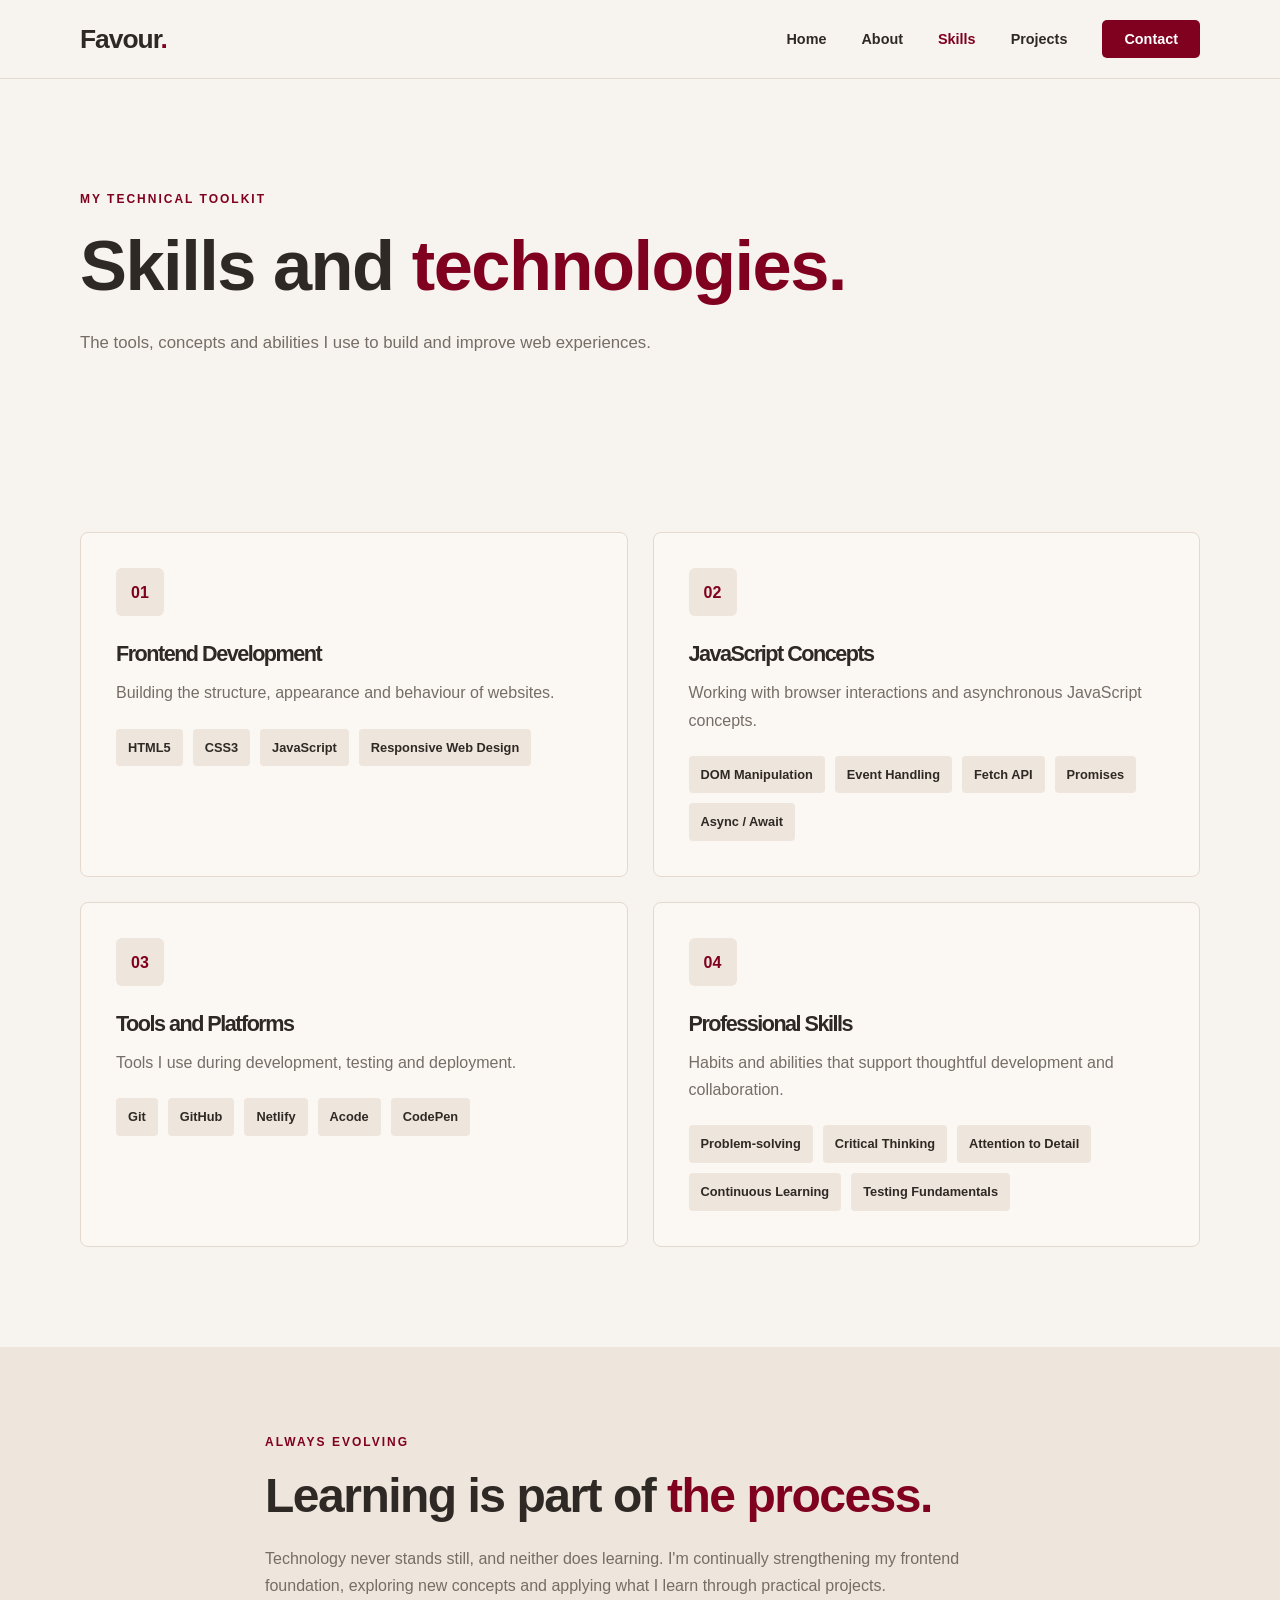
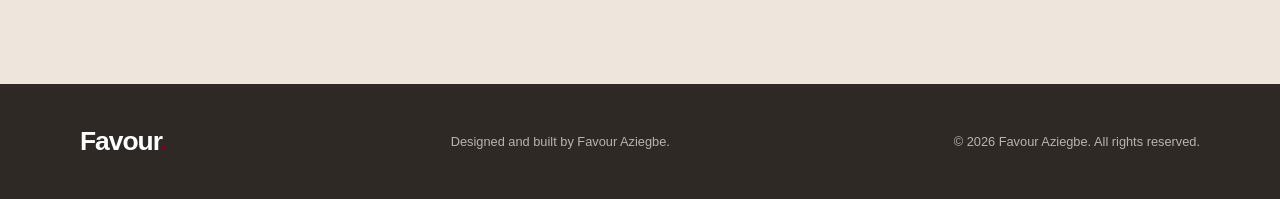
<file: skill.html>
<!DOCTYPE html>
<html lang="en">
<head>
    <meta charset="UTF-8">
    <meta name="viewport" content="width=device-width, initial-scale=1.0">
    <meta name="description" content="Explore Favour Aziegbe's frontend development skills, technologies and tools.">
    <title>Skills | Favour Aziegbe</title>
    <link rel="stylesheet" href="style.css">
    <script src="script.js" defer></script>
</head>

<body>

    <header class="site-header">
        <nav class="navbar container" aria-label="Main navigation">
            <a href="index.html" class="logo">Favour<span>.</span></a>

            <button class="menu-toggle" aria-label="Open navigation menu"
                aria-expanded="false" aria-controls="nav-links">
                <span></span>
                <span></span>
                <span></span>
            </button>

            <ul class="nav-links" id="nav-links">
                <li><a href="index.html">Home</a></li>
                <li><a href="about.html">About</a></li>
                <li><a href="skills.html" aria-current="page">Skills</a></li>
                <li><a href="projects.html">Projects</a></li>
                <li><a href="contact.html" class="nav-contact">Contact</a></li>
            </ul>
        </nav>
    </header>

    <main>

        <section class="page-hero container reveal">
            <p class="eyebrow">MY TECHNICAL TOOLKIT</p>
            <h1>Skills and <span>technologies.</span></h1>
            <p>
                The tools, concepts and abilities I use to build and improve
                web experiences.
            </p>
        </section>

        <section class="skills-section section-padding">
            <div class="container">

                <div class="skills-grid">

                    <article class="skill-card reveal">
                        <div class="skill-icon">01</div>
                        <h2>Frontend Development</h2>
                        <p>
                            Building the structure, appearance and behaviour
                            of websites.
                        </p>

                        <ul class="skill-list">
                            <li>HTML5</li>
                            <li>CSS3</li>
                            <li>JavaScript</li>
                            <li>Responsive Web Design</li>
                        </ul>
                    </article>

                    <article class="skill-card reveal">
                        <div class="skill-icon">02</div>
                        <h2>JavaScript Concepts</h2>
                        <p>
                            Working with browser interactions and
                            asynchronous JavaScript concepts.
                        </p>

                        <ul class="skill-list">
                            <li>DOM Manipulation</li>
                            <li>Event Handling</li>
                            <li>Fetch API</li>
                            <li>Promises</li>
                            <li>Async / Await</li>
                        </ul>
                    </article>

                    <article class="skill-card reveal">
                        <div class="skill-icon">03</div>
                        <h2>Tools and Platforms</h2>
                        <p>
                            Tools I use during development, testing and
                            deployment.
                        </p>

                        <ul class="skill-list">
                            <li>Git</li>
                            <li>GitHub</li>
                            <li>Netlify</li>
                            <li>Acode</li>
                            <li>CodePen</li>
                        </ul>
                    </article>

                    <article class="skill-card reveal">
                        <div class="skill-icon">04</div>
                        <h2>Professional Skills</h2>
                        <p>
                            Habits and abilities that support thoughtful
                            development and collaboration.
                        </p>

                        <ul class="skill-list">
                            <li>Problem-solving</li>
                            <li>Critical Thinking</li>
                            <li>Attention to Detail</li>
                            <li>Continuous Learning</li>
                            <li>Testing Fundamentals</li>
                        </ul>
                    </article>

                </div>
            </div>
        </section>

        <section class="learning-section">
            <div class="container learning-content reveal">
                <p class="eyebrow">ALWAYS EVOLVING</p>
                <h2>Learning is part of <span>the process.</span></h2>
                <p>
                    Technology never stands still, and neither does learning.
                    I'm continually strengthening my frontend foundation,
                    exploring new concepts and applying what I learn through
                    practical projects.
                </p>
            </div>
        </section>

    </main>

    <footer class="site-footer">
        <div class="container footer-content">
            <a href="index.html" class="logo">Favour<span>.</span></a>
            <p>Designed and built by Favour Aziegbe.</p>
            <p class="copyright">
                © <span class="current-year">2026</span> Favour Aziegbe.
                All rights reserved.
            </p>
        </div>
    </footer>

</body>
</html>
</file>
<file: style.css>
/* =================================
   1. GLOBAL SETTINGS
================================= */

:root {
    --cream: #f7f3ee;
    --dark: #2f2925;
    --burgundy: #800020;
    --beige: #eee5dc;
    --card: #fbf8f4;
    --muted: #766d66;
    --white: #ffffff;
    --border: #e4d9cf;
    --shadow: 0 12px 35px rgba(47, 41, 37, 0.08);
}

* {
    box-sizing: border-box;
    margin: 0;
    padding: 0;
}

html {
    scroll-behavior: smooth;
    scroll-padding-top: 90px;
}

body {
    background: var(--cream);
    color: var(--dark);
    font-family: Arial, Helvetica, sans-serif;
    line-height: 1.7;
    overflow-x: hidden;
}

a {
    color: inherit;
    text-decoration: none;
}

button,
input,
textarea {
    font: inherit;
}

button,
a {
    -webkit-tap-highlight-color: transparent;
}

img {
    display: block;
    max-width: 100%;
}

.container {
    width: min(1120px, 90%);
    margin: 0 auto;
}

.section-padding {
    padding: 100px 0;
}

.eyebrow {
    color: var(--burgundy);
    font-size: 0.75rem;
    font-weight: 700;
    letter-spacing: 2px;
    margin-bottom: 15px;
}

h1,
h2,
h3,
h4 {
    line-height: 1.2;
}

h1,
h2 {
    letter-spacing: -1.5px;
}

h1 span,
h2 span {
    color: var(--burgundy);
}

p {
    color: var(--muted);
}


/* =================================
   2. HEADER AND NAVIGATION
================================= */

.site-header {
    background: rgba(247, 243, 238, 0.96);
    border-bottom: 1px solid var(--border);
    position: sticky;
    top: 0;
    z-index: 1000;
    backdrop-filter: blur(12px);
}

.navbar {
    min-height: 78px;
    display: flex;
    align-items: center;
    justify-content: space-between;
}

.logo {
    color: var(--dark);
    font-size: 1.65rem;
    font-weight: 800;
    letter-spacing: -1px;
}

.logo span {
    color: var(--burgundy);
}

.nav-links {
    display: flex;
    align-items: center;
    gap: 35px;
    list-style: none;
}

.nav-links a {
    color: var(--dark);
    font-size: 0.9rem;
    font-weight: 600;
    transition: color 0.3s ease;
}

.nav-links a:hover,
.nav-links a[aria-current="page"] {
    color: var(--burgundy);
}

.nav-links .nav-contact {
    background: var(--burgundy);
    color: var(--white);
    padding: 11px 22px;
    border-radius: 5px;
    transition: background 0.3s ease, transform 0.3s ease;
}

.nav-links .nav-contact:hover {
    background: var(--dark);
    color: var(--white);
    transform: translateY(-2px);
}

.menu-toggle {
    display: none;
    width: 42px;
    height: 42px;
    border: 1px solid var(--border);
    background: transparent;
    border-radius: 5px;
    cursor: pointer;
    align-items: center;
    justify-content: center;
    flex-direction: column;
    gap: 5px;
}

.menu-toggle span {
    width: 20px;
    height: 2px;
    background: var(--dark);
    transition: transform 0.3s ease, opacity 0.3s ease;
}


/* =================================
   3. BUTTONS AND LINKS
================================= */

.btn {
    display: inline-flex;
    align-items: center;
    justify-content: center;
    padding: 14px 25px;
    border-radius: 5px;
    font-size: 0.9rem;
    font-weight: 700;
    transition: transform 0.3s ease, background 0.3s ease,
        color 0.3s ease, box-shadow 0.3s ease;
}

.btn:hover {
    transform: translateY(-3px);
}

.btn-primary {
    background: var(--burgundy);
    color: var(--white);
    border: 1px solid var(--burgundy);
}

.btn-primary:hover {
    background: var(--dark);
    border-color: var(--dark);
    box-shadow: var(--shadow);
}

.btn-secondary {
    background: transparent;
    color: var(--dark);
    border: 1px solid var(--dark);
}

.btn-secondary:hover {
    background: var(--dark);
    color: var(--white);
}

.btn-light {
    background: var(--cream);
    color: var(--burgundy);
    border: 1px solid var(--cream);
}

.btn-light:hover {
    background: var(--white);
}

.text-link {
    color: var(--burgundy);
    font-size: 0.9rem;
    font-weight: 700;
    display: inline-block;
    transition: color 0.3s ease, transform 0.3s ease;
}

.text-link:hover {
    color: var(--dark);
    transform: translateX(4px);
}


/* =================================
   4. HOMEPAGE HERO
================================= */

.hero {
    min-height: 650px;
    display: grid;
    grid-template-columns: 1.2fr 0.8fr;
    align-items: center;
    gap: 65px;
    padding-top: 65px;
    padding-bottom: 65px;
}

.hero h1 {
    font-size: clamp(2.8rem, 5.5vw, 4.8rem);
    max-width: 650px;
    margin-bottom: 25px;
}

.hero-description {
    max-width: 540px;
    font-size: 1.05rem;
    margin-bottom: 30px;
}

.hero-buttons {
    display: flex;
    flex-wrap: wrap;
    gap: 15px;
}

.hero-note {
    display: flex;
    align-items: center;
    gap: 9px;
    margin-top: 35px;
    color: var(--muted);
    font-size: 0.8rem;
}

.status-dot {
    width: 9px;
    height: 9px;
    background: #4f8c5d;
    border-radius: 50%;
}

.hero-visual {
    position: relative;
    display: flex;
    align-items: center;
    justify-content: center;
    min-height: 400px;
}

.hero-card {
    position: relative;
    width: 310px;
    height: 370px;
    background: var(--burgundy);
    border-radius: 160px 160px 12px 12px;
    overflow: hidden;
    display: flex;
    align-items: center;
    justify-content: center;
    box-shadow: 0 25px 60px rgba(128, 0, 32, 0.18);
}

.initials {
    color: rgba(255, 255, 255, 0.95);
    font-size: 7rem;
    font-weight: 800;
    letter-spacing: -10px;
    z-index: 1;
}

.hero-card-bottom {
    position: absolute;
    bottom: 25px;
    left: 25px;
    color: var(--white);
    z-index: 2;
}

.hero-card-bottom p {
    color: var(--white);
    font-weight: 700;
}

.hero-card-bottom span {
    font-size: 0.8rem;
    opacity: 0.8;
}

.decorative-circle {
    position: absolute;
    border: 1px solid rgba(255, 255, 255, 0.2);
    border-radius: 50%;
}

.circle-one {
    width: 240px;
    height: 240px;
    top: 25px;
    right: -100px;
}

.circle-two {
    width: 180px;
    height: 180px;
    bottom: 40px;
    left: -80px;
}

.floating-tag {
    position: absolute;
    background: var(--white);
    color: var(--dark);
    border: 1px solid var(--border);
    border-radius: 5px;
    padding: 12px 18px;
    font-size: 0.8rem;
    font-weight: 700;
    box-shadow: var(--shadow);
    animation: float 4s ease-in-out infinite;
}

.tag-one {
    top: 65px;
    left: -5px;
}

.tag-two {
    bottom: 60px;
    right: -15px;
    animation-delay: 1s;
}

@keyframes float {
    0%, 100% {
        transform: translateY(0);
    }

    50% {
        transform: translateY(-10px);
    }
}


/* =================================
   5. INTRODUCTION SECTION
================================= */

.intro-section {
    background: var(--beige);
    padding: 85px 0;
}

.intro-grid {
    display: grid;
    grid-template-columns: 1fr 1fr;
    gap: 70px;
    align-items: center;
}

.intro-grid h2 {
    font-size: clamp(2rem, 4vw, 3.2rem);
}

.intro-grid p {
    margin-bottom: 20px;
}


/* =================================
   6. SECTION HEADINGS
================================= */

.section-heading {
    display: flex;
    align-items: flex-end;
    justify-content: space-between;
    gap: 25px;
    margin-bottom: 40px;
}

.section-heading h2 {
    font-size: clamp(2rem, 4vw, 3rem);
}


/* =================================
   7. PROJECT CARDS
================================= */

.project-grid {
    display: grid;
    grid-template-columns: repeat(2, minmax(0, 1fr));
    gap: 30px;
}

.project-card {
    background: var(--card);
    border: 1px solid var(--border);
    border-radius: 9px;
    overflow: hidden;
    transition: transform 0.35s ease, box-shadow 0.35s ease;
}

.project-card:hover {
    transform: translateY(-7px);
    box-shadow: var(--shadow);
}

.project-preview {
    min-height: 235px;
    padding: 25px;
    display: flex;
    flex-direction: column;
    justify-content: center;
    position: relative;
    overflow: hidden;
}

.project-preview h3 {
    font-family: Georgia, serif;
    font-size: 2.5rem;
    margin-bottom: 8px;
    position: relative;
    z-index: 1;
}

.project-preview p {
    color: inherit;
    position: relative;
    z-index: 1;
}

.preview-label {
    position: absolute;
    top: 20px;
    left: 25px;
    font-size: 0.65rem;
    font-weight: 700;
    letter-spacing: 1.5px;
}

.preview-epistelle {
    background: #e8d9ce;
    color: #5b302e;
}

.preview-calculator{
    background: #f2d0c0;
    color: var(--dark);
}

.preview-medium {
    background: #deded4;
    color: #34382d;
}

.project-info {
    padding: 28px;
}

.project-info h3 {
    font-size: 1.3rem;
    margin-bottom: 12px;
}

.project-info p {
    font-size: 0.92rem;
    margin-bottom: 20px;
}

.project-tags {
    display: flex;
    flex-wrap: wrap;
    gap: 8px;
    margin: 20px 0;
}

.project-tags span {
    background: var(--beige);
    color: var(--dark);
    border-radius: 3px;
    padding: 6px 10px;
    font-size: 0.72rem;
    font-weight: 600;
}

.project-links {
    display: flex;
    flex-wrap: wrap;
    gap: 20px;
}

.project-note {
    font-size: 0.8rem !important;
    font-style: italic;
}


/* =================================
   8. CTA SECTION
================================= */

.cta-section {
    background: var(--burgundy);
    color: var(--white);
    padding: 90px 0;
    text-align: center;
}

.cta-content {
    max-width: 700px;
}

.cta-section .eyebrow {
    color: #f0c6d0;
}

.cta-section h2 {
    font-size: clamp(2.2rem, 4.5vw, 3.5rem);
    margin-bottom: 20px;
}

.cta-section h2 span {
    color: #f0c6d0;
}

.cta-section p:not(.eyebrow) {
    color: rgba(255, 255, 255, 0.8);
    margin-bottom: 30px;
}


/* =================================
   9. INNER PAGE HERO
================================= */

.page-hero {
    padding-top: 110px;
    padding-bottom: 75px;
    max-width: 1120px;
}

.page-hero h1 {
    font-size: clamp(2.7rem, 5.5vw, 4.4rem);
    max-width: 800px;
    margin-bottom: 20px;
}

.page-hero > p:last-child {
    max-width: 650px;
    font-size: 1.05rem;
}


/* =================================
   10. ABOUT PAGE
================================= */

.about-grid {
    display: grid;
    grid-template-columns: 0.8fr 1.2fr;
    align-items: center;
    gap: 80px;
}

.about-art {
    min-height: 430px;
    background: var(--burgundy);
    border-radius: 180px 180px 10px 10px;
    display: flex;
    flex-direction: column;
    justify-content: center;
    align-items: center;
    position: relative;
    overflow: hidden;
}

.about-monogram {
    color: rgba(255, 255, 255, 0.9);
    font-size: 7rem;
    font-weight: 800;
    letter-spacing: -10px;
}

.about-art-caption {
    position: absolute;
    bottom: 30px;
    left: 30px;
    display: flex;
    flex-direction: column;
    color: var(--white);
    font-size: 0.8rem;
}

.about-art-caption span {
    opacity: 0.8;
}

.about-copy h2 {
    font-size: clamp(2rem, 4vw, 3rem);
    margin-bottom: 25px;
}

.about-copy p {
    margin-bottom: 18px;
}

.values-section {
    background: var(--beige);
}

.values-grid {
    display: grid;
    grid-template-columns: repeat(3, minmax(0, 1fr));
    gap: 25px;
}

.value-card {
    background: var(--card);
    padding: 30px;
    border-radius: 8px;
    border: 1px solid var(--border);
    transition: transform 0.3s ease, box-shadow 0.3s ease;
}

.value-card:hover {
    transform: translateY(-6px);
    box-shadow: var(--shadow);
}

.value-number {
    color: var(--burgundy);
    font-weight: 800;
    font-size: 0.8rem;
}

.value-card h3 {
    margin: 18px 0 12px;
    font-size: 1.25rem;
}


/* =================================
   11. SKILLS PAGE
================================= */

.skills-grid {
    display: grid;
    grid-template-columns: repeat(2, minmax(0, 1fr));
    gap: 25px;
}

.skill-card {
    background: var(--card);
    border: 1px solid var(--border);
    border-radius: 8px;
    padding: 35px;
    transition: transform 0.3s ease, box-shadow 0.3s ease;
}

.skill-card:hover {
    transform: translateY(-6px);
    box-shadow: var(--shadow);
}

.skill-icon {
    width: 48px;
    height: 48px;
    display: grid;
    place-items: center;
    background: var(--beige);
    color: var(--burgundy);
    border-radius: 6px;
    font-weight: 800;
    margin-bottom: 25px;
}

.skill-card h2 {
    font-size: 1.35rem;
    margin-bottom: 12px;
}

.skill-card > p {
    margin-bottom: 22px;
}

.skill-list {
    list-style: none;
    display: flex;
    flex-wrap: wrap;
    gap: 10px;
}

.skill-list li {
    background: var(--beige);
    border-radius: 4px;
    padding: 8px 12px;
    font-size: 0.8rem;
    font-weight: 600;
}

.learning-section {
    background: var(--beige);
    padding: 85px 0;
}

.learning-content {
    max-width: 750px;
}

.learning-content h2 {
    font-size: clamp(2rem, 4vw, 3rem);
    margin-bottom: 20px;
}


/* =================================
   12. EXPERIENCE TIMELINE
================================= */

.experience-section {
    background: var(--beige);
}

.timeline {
    max-width: 800px;
    margin: 0 auto;
    position: relative;
}

.timeline::before {
    content: "";
    position: absolute;
    left: 8px;
    top: 10px;
    bottom: 10px;
    width: 2px;
    background: var(--border);
}

.timeline-item {
    position: relative;
    padding-left: 45px;
    padding-bottom: 45px;
}

.timeline-item:last-child {
    padding-bottom: 0;
}

.timeline-marker {
    position: absolute;
    left: 0;
    top: 5px;
    width: 18px;
    height: 18px;
    background: var(--burgundy);
    border: 4px solid var(--beige);
    border-radius: 50%;
    z-index: 1;
}

.timeline-content {
    background: var(--card);
    padding: 30px;
    border: 1px solid var(--border);
    border-radius: 8px;
}

.timeline-date {
    color: var(--burgundy);
    font-size: 0.8rem;
    font-weight: 700;
    margin-bottom: 10px;
}

.timeline-content h3 {
    font-size: 1.3rem;
    margin-bottom: 6px;
}

.timeline-content h4 {
    color: var(--muted);
    font-size: 0.9rem;
    margin-bottom: 15px;
}


/* =================================
   13. CONTACT PAGE
================================= */

.contact-grid {
    display: grid;
    grid-template-columns: 0.9fr 1.1fr;
    gap: 65px;
    align-items: start;
}

.contact-details h2 {
    font-size: clamp(2rem, 4vw, 3rem);
    margin-bottom: 20px;
}

.contact-details > p:not(.eyebrow) {
    margin-bottom: 35px;
}

.contact-item {
    display: flex;
    flex-direction: column;
    gap: 5px;
    margin-bottom: 25px;
}

.contact-label {
    color: var(--burgundy);
    font-size: 0.7rem;
    font-weight: 800;
    letter-spacing: 1.5px;
}

.contact-item a {
    width: fit-content;
    font-weight: 600;
    overflow-wrap: anywhere;
    transition: color 0.3s ease;
}

.contact-item a:hover {
    color: var(--burgundy);
}

.contact-form-card {
    background: var(--card);
    border: 1px solid var(--border);
    border-radius: 8px;
    padding: 35px;
    box-shadow: var(--shadow);
}

.contact-form-card h3 {
    font-size: 1.5rem;
    margin-bottom: 8px;
}

.form-intro {
    font-size: 0.9rem;
    margin-bottom: 25px;
}

.form-group {
    margin-bottom: 20px;
}

.form-group label {
    display: block;
    font-size: 0.85rem;
    font-weight: 700;
    margin-bottom: 8px;
}

.form-group input,
.form-group textarea {
    width: 100%;
    padding: 13px 15px;
    border: 1px solid var(--border);
    background: var(--white);
    color: var(--dark);
    border-radius: 5px;
    outline: none;
    transition: border-color 0.3s ease, box-shadow 0.3s ease;
}

.form-group input:focus,
.form-group textarea:focus {
    border-color: var(--burgundy);
    box-shadow: 0 0 0 3px rgba(128, 0, 32, 0.08);
}

.form-group textarea {
    resize: vertical;
    min-height: 130px;
}

.form-button {
    width: 100%;
    cursor: pointer;
}

.form-status {
    margin-top: 15px;
    font-size: 0.85rem;
}


/* =================================
   14. FOOTER
================================= */

.site-footer {
    background: var(--dark);
    color: var(--white);
    padding: 35px 0;
}

.footer-content {
    display: flex;
    align-items: center;
    justify-content: space-between;
    flex-wrap: wrap;
    gap: 18px;
}

.site-footer .logo {
    color: var(--white);
}

.site-footer p {
    color: rgba(255, 255, 255, 0.65);
    font-size: 0.8rem;
}


/* =================================
   15. SCROLL REVEAL ANIMATIONS
================================= */

.reveal {
    opacity: 0;
    transform: translateY(25px);
    transition: opacity 0.8s ease, transform 0.8s ease;
}

.reveal.visible {
    opacity: 1;
    transform: translateY(0);
}


/* =================================
   16. RESPONSIVE DESIGN
================================= */

@media (max-width: 900px) {

    .hero {
        gap: 30px;
    }

    .hero-card {
        width: 270px;
        height: 330px;
    }

    .initials {
        font-size: 6rem;
    }

    .about-grid {
        gap: 45px;
    }

    .contact-grid {
        gap: 35px;
    }

    .nav-links {
        gap: 22px;
    }

}


@media (max-width: 768px) {

    .section-padding {
        padding: 75px 0;
    }

    .navbar {
        min-height: 70px;
    }

    .menu-toggle {
        display: flex;
        position: relative;
        z-index: 1002;
    }

    .nav-links {
        position: absolute;
        top: 69px;
        left: 0;
        right: 0;
        display: flex;
        flex-direction: column;
        align-items: stretch;
        gap: 0;
        padding: 10px 5% 20px;
        background: var(--cream);
        border-bottom: 1px solid var(--border);
        box-shadow: var(--shadow);
        visibility: hidden;
        opacity: 0;
        transform: translateY(-10px);
        transition: opacity 0.3s ease, transform 0.3s ease,
            visibility 0.3s ease;
    }

    .nav-links.open {
        visibility: visible;
        opacity: 1;
        transform: translateY(0);
    }

    .nav-links li {
        width: 100%;
    }

    .nav-links a {
        display: block;
        padding: 13px 5px;
    }

    .nav-links .nav-contact {
        display: inline-block;
        margin-top: 8px;
        padding: 10px 18px;
    }

    .menu-toggle.active span:nth-child(1) {
        transform: translateY(7px) rotate(45deg);
    }

    .menu-toggle.active span:nth-child(2) {
        opacity: 0;
    }

    .menu-toggle.active span:nth-child(3) {
        transform: translateY(-7px) rotate(-45deg);
    }

    .hero {
        min-height: auto;
        grid-template-columns: 1fr;
        padding-top: 85px;
        padding-bottom: 80px;
        gap: 45px;
    }

    .hero-content {
        text-align: center;
    }

    .hero h1,
    .hero-description {
        margin-left: auto;
        margin-right: auto;
    }

    .hero-buttons {
        justify-content: center;
    }

    .hero-note {
        justify-content: center;
    }

    .hero-visual {
        min-height: 350px;
    }

    .hero-card {
        width: 270px;
        height: 330px;
    }

    .tag-one {
        left: 10%;
    }

    .tag-two {
        right: 8%;
    }

    .intro-grid,
    .about-grid,
    .contact-grid {
        grid-template-columns: 1fr;
        gap: 35px;
    }

    .intro-grid {
        gap: 25px;
    }

    .about-art {
        min-height: 350px;
        max-width: 400px;
        width: 100%;
        margin: 0 auto;
    }

    .values-grid {
        grid-template-columns: 1fr;
    }

    .page-hero {
        padding-top: 80px;
        padding-bottom: 55px;
    }

    .footer-content {
        flex-direction: column;
        align-items: flex-start;
    }

}


@media (max-width: 560px) {

    .container {
        width: 88%;
    }

    .section-padding {
        padding: 60px 0;
    }

    .hero {
        padding-top: 65px;
        padding-bottom: 60px;
    }

    .hero h1 {
        font-size: 2.65rem;
    }

    .hero-description {
        font-size: 0.95rem;
    }

    .hero-buttons {
        flex-direction: column;
        align-items: stretch;
    }
     .hero-buttons .btn {
        width: 100%;
    }

    .hero-visual {
        min-height: 320px;
    }

    .hero-card {
        width: 235px;
        height: 295px;
    }

    .initials {
        font-size: 5rem;
    }

    .floating-tag {
        padding: 9px 12px;
        font-size: 0.7rem;
    }

    .tag-one {
        left: 0;
    }

    .tag-two {
        right: 0;
    }

    .intro-section {
        padding: 65px 0;
    }

    .section-heading {
        align-items: flex-start;
        flex-direction: column;
    }

    .project-grid,
    .skills-grid {
        grid-template-columns: 1fr;
    }

    .project-preview {
        min-height: 200px;
    }
    .project-info,
    .skill-card,
    .value-card {
        padding: 25px;
    }

    .page-hero {
        padding-top: 65px;
        padding-bottom: 45px;
    }

    .page-hero h1 {
        font-size: 2.65rem;
    }

    .about-art {
        min-height: 300px;
    }

    .about-monogram {
        font-size: 5.5rem;
    }

    .contact-form-card {
        padding: 23px;
    }

    .cta-section {
        padding: 70px 0;
    }

    .footer-content {
        gap: 12px;
    }

}


/* =================================
   17. ACCESSIBILITY
================================= */

a:focus-visible,
button:focus-visible,
input:focus-visible,
textarea:focus-visible {
    outline: 3px solid var(--burgundy);
    outline-offset: 4px;
}
@media (prefers-reduced-motion: reduce) {

    *,
    *::before,
    *::after {
        scroll-behavior: auto !important;
        animation-duration: 0.01ms !important;
        animation-iteration-count: 1 !important;
        transition-duration: 0.01ms !important;
    }

    .reveal {
        opacity: 1;
        transform: none;
    }

}
</file>
<file: Backup portfolio/Style.css>
/* BASE */
* { box-sizing: border-box; }
html { scroll-behavior: smooth; }
body {
  margin: 0; font-family: Arial, sans-serif; line-height: 1.7;
  background: #f7f3ee; color: #2f2925;
}
a { color: #800020; text-decoration: none; transition: color .25s ease, background-color .25s ease; }
a:hover { color: #5c001f; }
h1, h2, h3 { color: #2f2925; line-height: 1.3; }
p { margin-top: 0; }

/* NAVIGATION */
nav {
  display: flex; justify-content: center; align-items: center; flex-wrap: wrap;
  gap: 12px 24px; padding: 24px 8%;
}
nav a { color: #800020; font-size: 15px; font-weight: 600; }
nav a:hover { color: #2f2925; }

/* HERO */
#home {
  display: flex;
  align-items: center;
  justify-content: flex-start;
  padding: 40px 8% 60px;
  min-height: auto;

}
.home-content { flex: 1 1 0; min-width: 0; }
.eyebrow { margin-bottom: 12px; color: #800020; font-size: 12px; font-weight: 700; letter-spacing: 2px; }
#home h1 { margin: 0 0 18px; font-size: clamp(34px, 5vw, 52px); font-weight: 800; letter-spacing: -1.5px; line-height: 1.15; }
#home h1::after { content: ""; display: block; width: 65px; height: 3px; margin-top: 15px; background: #800020; }
.hero-description { max-width: 560px; margin-bottom: 26px; font-size: 17px; line-height: 1.8; }


/* BUTTON */
.btn { display: inline-block; padding: 12px 24px; border: 1px solid #800020; border-radius: 5px; background: #800020; color: #fffaf5; font-size: 15px; font-weight: 600; }
.btn:hover { background: #5c001f; border-color: #5c001f; color: #fff; }

/* SECTIONS */
section:not(#home) { padding: 55px 8%; scroll-margin-top: 20px; }
section h2 { display: inline-block; margin: 0 0 26px; padding-bottom: 9px; border-bottom: 2px solid #800020; font-size: 29px; font-weight: 700; }
#about { padding-top: 30px; }
#about p, #contact p { max-width: 760px; margin-bottom: 18px; line-height: 1.85; }

/* SKILLS */
.skills-grid { display: grid; grid-template-columns: repeat(3, minmax(0, 1fr)); gap: 18px; }
.skill-card { padding: 22px; border: 1px solid #e2d6ca; border-radius: 7px; background: #fbf8f4; }
.skill-card h3 { margin: 0 0 8px; font-size: 18px; }
.skill-card p { margin: 0; }

/* PROJECTS */
.project-card { max-width: 850px; padding: 25px; border: 1px solid #e2d6ca; border-left: 4px solid #800020; border-radius: 7px; background: #fbf8f4; }
.project-card h3 { margin: 0 0 12px; font-size: 21px; }
.project-card p:last-child { margin-bottom: 0; }

/* EXPERIENCE */
.experience-item { max-width: 850px; margin-bottom: 28px; padding-left: 20px; border-left: 3px solid #800020; }
.experience-item:last-child { margin-bottom: 0; }
.experience-item h3 { margin: 0 0 5px; font-size: 20px; }
.experience-place { margin-bottom: 8px; color: #800020; }
.experience-item p:last-child { margin-bottom: 0; }

/* FOOTER */
footer { padding: 24px 8%; background: #2f2925; color: #f7f3ee; text-align: center; }
footer p { margin: 0; font-size: 14px; }

/* RESPONSIVE */
@media (max-width: 768px) {
  nav { gap: 10px 18px; padding: 20px 5%; }
  #home { flex-direction: column; align-items: stretch; gap: 30px; padding: 42px 8% 55px; }
  .home-content { width: 100%; }
  #home h1 { font-size: clamp(34px, 9vw, 44px); }
  .hero-description { font-size: 16px; }
  section:not(#home) { padding: 42px 8%; }
  section h2 { font-size: 27px; }
  .skills-grid { grid-template-columns: 1fr; }
}
@media (max-width: 400px) {
  nav { gap: 9px 14px; padding: 18px 5%; }
  nav a { font-size: 14px; }
  #home { padding-top: 32px; }
  section h2 { font-size: 25px; }
  .project-card, .skill-card { padding: 18px; }
}
</file>
<file: calculator/style.css>
/* ========================================
   1. DESIGN FOUNDATION
======================================== */

:root {
    --background: #101014;
    --surface: #1b1b23;
    --button: #292933;
    --accent: #9875ff;
    --accent-hover: #ad92ff;
    --text: #f5f3fa;
    --muted: #9995a5;
    --operator: #34294c;
    --border: #30303b;
}


/* ========================================
   2. RESET
======================================== */

* {
    margin: 0;
    padding: 0;
    box-sizing: border-box;
}


/* ========================================
   3. PAGE LAYOUT
======================================== */

body {
    min-height: 100vh;
    min-height: 100dvh;

    display: flex;
    justify-content: center;
    align-items: center;

    padding: 24px;

    background: var(--background);
    color: var(--text);

    font-family: Arial, sans-serif;
}


/* ========================================
   4. CALCULATOR CONTAINER
======================================== */

.calculator {
    width: 100%;
    max-width: 380px;

    padding: 25px;

    background: var(--surface);

    border: 1px solid var(--border);
    border-radius: 24px;

    box-shadow: 0 20px 60px rgba(0, 0, 0, 0.4);
}


/* ========================================
   5. HEADER
======================================== */

.calculator-header {
    margin-bottom: 30px;
}

.calculator-header h1 {
    font-size: 24px;
    letter-spacing: 0.5px;
}

.calculator-header p {
    margin-top: 6px;

    color: var(--muted);
    font-size: 13px;
}


/* ========================================
   6. DISPLAY
======================================== */

.display {
    min-height: 135px;

    display: flex;
    flex-direction: column;
    justify-content: flex-end;
    align-items: flex-end;

    gap: 12px;

    padding: 20px 5px;
    margin-bottom: 20px;

    overflow: hidden;
}

.previous-operand {
    width: 100%;

    color: var(--muted);
    font-size: 17px;

    text-align: right;
    overflow-wrap: anywhere;
}

.current-operand {
    max-width: 100%;

    font-size: clamp(32px, 10vw, 44px);
    font-weight: 600;

    overflow-wrap: anywhere;
    text-align: right;
}

.live-preview {
    min-height: 24px;
    width: 100%;

    color: var(--accent);
    font-size: 18px;
    font-weight: 600;

    text-align: right;
}


/* ========================================
   7. BUTTON GRID
======================================== */

.buttons {
    display: grid;

    grid-template-columns: repeat(4, minmax(0, 1fr));

    gap: 12px;
}


/* ========================================
   8. GENERAL BUTTON STYLING
======================================== */

button {
    min-width: 0;
    height: 65px;

    border: none;
    border-radius: 18px;

    background: var(--button);
    color: var(--text);

    font-size: 19px;
    font-weight: 500;

    cursor: pointer;

    transition:
        background 0.2s ease,
        transform 0.15s ease,
        box-shadow 0.2s ease;
}

button:hover {
    background: #383844;
}

button:active {
    transform: scale(0.94);
}

button:focus-visible {
    outline: 2px solid var(--accent);
    outline-offset: 3px;
}


/* ========================================
   9. SPECIAL BUTTONS
======================================== */

button.utility {
    color: var(--accent);
    background: #30283f;
}

button.utility:hover {
    background: #413553;
}

button.operator {
    color: var(--accent);
    background: var(--operator);
}

button.operator:hover {
    background: #45365f;
}

button.equals {
    color: #ffffff;
    background: var(--accent);
}

button.equals:hover {
    background: var(--accent-hover);
}


/* ========================================
   10. FOOTER
======================================== */

.calculator-footer {
    margin-top: 22px;

    text-align: center;
}

.calculator-footer p {
    color: var(--muted);
    font-size: 11px;
}


/* ========================================
   11. TABLET AND SMALL SCREEN ADJUSTMENTS
======================================== */

@media (max-width: 400px) {

    body {
        padding: 15px;
    }

    .calculator {
        padding: 18px;
    }

    .buttons {
        gap: 9px;
    }

    button {
        height: 58px;
        border-radius: 15px;
    }

}


/* ========================================
   12. VERY SMALL SCREENS
======================================== */

@media (max-width: 320px) {

    .calculator {
        padding: 14px;
    }

    .buttons {
        gap: 7px;
    }

    button {
        height: 53px;
        font-size: 17px;
        border-radius: 12px;
    }

}


/* ========================================
   13. REDUCED MOTION ACCESSIBILITY
======================================== */

@media (prefers-reduced-motion: reduce) {

    button {
        transition: none;
    }

}
</file>
